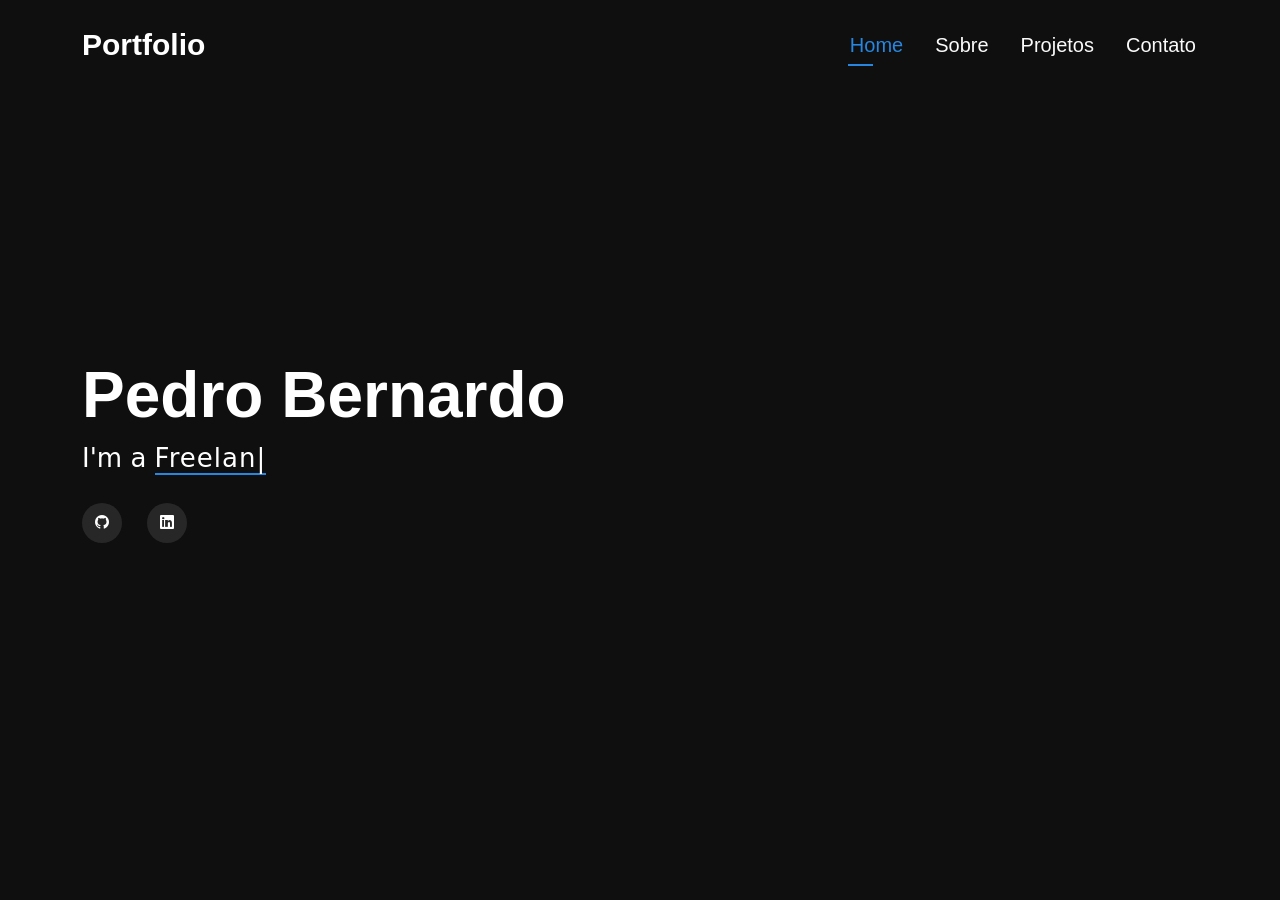
<file: index.html>
<!DOCTYPE html>
<html lang="en">

<head>
  <meta charset="utf-8">
  <meta content="width=device-width, initial-scale=1.0" name="viewport">
  <title>Index - Personal Bootstrap Template</title>
  <meta name="description" content="">
  <meta name="keywords" content="">

  <!-- Favicons -->
  <link href="assets/img/favicon.png" rel="icon">
  <link href="assets/img/apple-touch-icon.png" rel="apple-touch-icon">

  <!-- Fonts -->
  <link href="https://fonts.googleapis.com" rel="preconnect">
  <link href="https://fonts.gstatic.com" rel="preconnect" crossorigin>
  <link href="https://fonts.googleapis.com/css2?family=Roboto:ital,wght@0,100;0,300;0,400;0,500;0,700;0,900;1,100;1,300;1,400;1,500;1,700;1,900&family=Poppins:ital,wght@0,100;0,200;0,300;0,400;0,500;0,600;0,700;0,800;0,900;1,100;1,200;1,300;1,400;1,500;1,600;1,700;1,800;1,900&family=Raleway:ital,wght@0,100;0,200;0,300;0,400;0,500;0,600;0,700;0,800;0,900;1,100;1,200;1,300;1,400;1,500;1,600;1,700;1,800;1,900&display=swap" rel="stylesheet">

  <!-- Vendor CSS Files -->
  <link href="assets/vendor/bootstrap/css/bootstrap.min.css" rel="stylesheet">
  <link href="assets/vendor/bootstrap-icons/bootstrap-icons.css" rel="stylesheet">
  <link href="assets/vendor/aos/aos.css" rel="stylesheet">
  <link href="assets/vendor/swiper/swiper-bundle.min.css" rel="stylesheet">
  <link href="assets/vendor/glightbox/css/glightbox.min.css" rel="stylesheet">

  <!-- Main CSS File -->
  <link href="assets/css/main.css" rel="stylesheet">

  <!-- =======================================================
  * Template Name: Personal
  * Template URL: https://bootstrapmade.com/personal-free-resume-bootstrap-template/
  * Updated: Mar 05 2025 with Bootstrap v5.3.3
  * Author: BootstrapMade.com
  * License: https://bootstrapmade.com/license/
  ======================================================== -->
</head>

<body class="index-page">

  <header id="header" class="header d-flex align-items-center fixed-top">
    <div class="container-fluid container-xl position-relative d-flex align-items-center justify-content-between">

      <a href="index.html" class="logo d-flex align-items-center">
        <!-- Uncomment the line below if you also wish to use an image logo -->
        <!-- <img src="assets/img/logo.webp" alt=""> -->
        <h1 class="sitename">Portfolio</h1>
      </a>

      <nav id="navmenu" class="navmenu">
        <ul>
          <li><a href="index.html" class="active">Home</a></li>
          <li><a href="about.html">Sobre</a></li>
          <li><a href="services.html">Projetos</a></li>
          <li><a href="contact.html">Contato</a></li>
        </ul>
        <i class="mobile-nav-toggle d-xl-none bi bi-list"></i>
      </nav>

    </div>
  </header>

  <main class="main">

    <!-- Hero Section -->
    <section id="hero" class="hero section dark-background">


      <div class="container" data-aos="zoom-out" data-aos-delay="100">
        <h2>Pedro Bernardo</h2>
        <p>I'm a <span class="typed" data-typed-items="Freelancer, Developer"></span><span class="typed-cursor typed-cursor--blink"></span></p>
        <div class="social-links">
          <a href="https://github.com/pedrob21"><i class="bi bi-github"></i></a>
          <a href="https://www.linkedin.com/in/pedro-bernardo21/"><i class="bi bi-linkedin"></i></a>
        </div>
      </div>

    </section><!-- /Hero Section -->

  </main>

  

  <!-- Scroll Top -->
  <a href="#" id="scroll-top" class="scroll-top d-flex align-items-center justify-content-center"><i class="bi bi-arrow-up-short"></i></a>

  <!-- Preloader -->
  <div id="preloader"></div>

  <!-- Vendor JS Files -->
  <script src="assets/vendor/bootstrap/js/bootstrap.bundle.min.js"></script>
  <script src="assets/vendor/php-email-form/validate.js"></script>
  <script src="assets/vendor/aos/aos.js"></script>
  <script src="assets/vendor/typed.js/typed.umd.js"></script>
  <script src="assets/vendor/purecounter/purecounter_vanilla.js"></script>
  <script src="assets/vendor/waypoints/noframework.waypoints.js"></script>
  <script src="assets/vendor/swiper/swiper-bundle.min.js"></script>
  <script src="assets/vendor/glightbox/js/glightbox.min.js"></script>
  <script src="assets/vendor/imagesloaded/imagesloaded.pkgd.min.js"></script>
  <script src="assets/vendor/isotope-layout/isotope.pkgd.min.js"></script>

  <!-- Main JS File -->
  <script src="assets/js/main.js"></script>

</body>

</html>
</file>
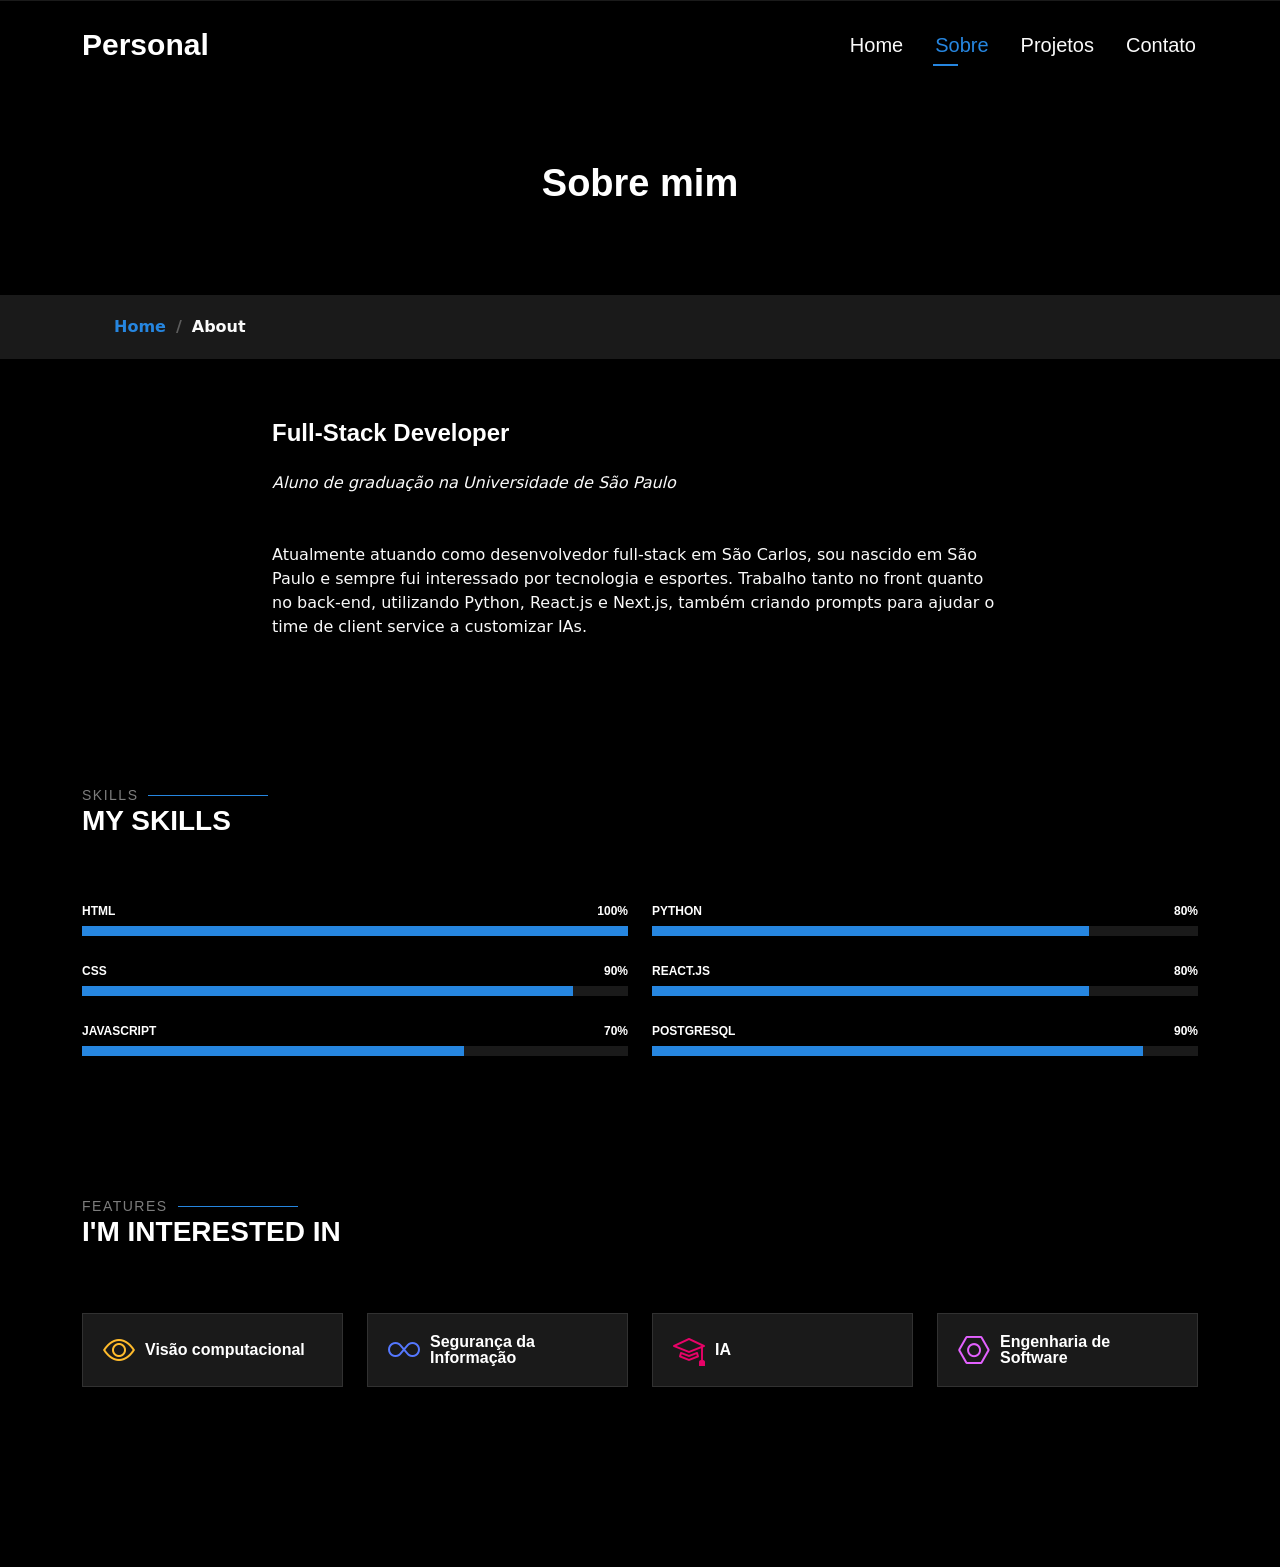
<file: about.html>
<!DOCTYPE html>
<html lang="en">

<head>
  <meta charset="utf-8">
  <meta content="width=device-width, initial-scale=1.0" name="viewport">
  <title>About - Personal Bootstrap Template</title>
  <meta name="description" content="">
  <meta name="keywords" content="">

  <!-- Favicons -->
  <link href="assets/img/favicon.png" rel="icon">
  <link href="assets/img/apple-touch-icon.png" rel="apple-touch-icon">

  <!-- Fonts -->
  <link href="https://fonts.googleapis.com" rel="preconnect">
  <link href="https://fonts.gstatic.com" rel="preconnect" crossorigin>
  <link href="https://fonts.googleapis.com/css2?family=Roboto:ital,wght@0,100;0,300;0,400;0,500;0,700;0,900;1,100;1,300;1,400;1,500;1,700;1,900&family=Poppins:ital,wght@0,100;0,200;0,300;0,400;0,500;0,600;0,700;0,800;0,900;1,100;1,200;1,300;1,400;1,500;1,600;1,700;1,800;1,900&family=Raleway:ital,wght@0,100;0,200;0,300;0,400;0,500;0,600;0,700;0,800;0,900;1,100;1,200;1,300;1,400;1,500;1,600;1,700;1,800;1,900&display=swap" rel="stylesheet">

  <!-- Vendor CSS Files -->
  <link href="assets/vendor/bootstrap/css/bootstrap.min.css" rel="stylesheet">
  <link href="assets/vendor/bootstrap-icons/bootstrap-icons.css" rel="stylesheet">
  <link href="assets/vendor/aos/aos.css" rel="stylesheet">
  <link href="assets/vendor/swiper/swiper-bundle.min.css" rel="stylesheet">
  <link href="assets/vendor/glightbox/css/glightbox.min.css" rel="stylesheet">

  <!-- Main CSS File -->
  <link href="assets/css/main.css" rel="stylesheet">

  <!-- =======================================================
  * Template Name: Personal
  * Template URL: https://bootstrapmade.com/personal-free-resume-bootstrap-template/
  * Updated: Mar 05 2025 with Bootstrap v5.3.3
  * Author: BootstrapMade.com
  * License: https://bootstrapmade.com/license/
  ======================================================== -->
</head>

<body class="about-page">

  <header id="header" class="header d-flex align-items-center fixed-top">
    <div class="container-fluid container-xl position-relative d-flex align-items-center justify-content-between">

      <a href="index.html" class="logo d-flex align-items-center">
        <!-- Uncomment the line below if you also wish to use an image logo -->
        <!-- <img src="assets/img/logo.webp" alt=""> -->
        <h1 class="sitename">Personal</h1>
      </a>

      <nav id="navmenu" class="navmenu">
        <ul>
          <li><a href="index.html">Home</a></li>
          <li><a href="about.html" class="active">Sobre</a></li>
          <li><a href="services.html">Projetos</a></li>
          <li><a href="contact.html">Contato</a></li>
        </ul>
        <i class="mobile-nav-toggle d-xl-none bi bi-list"></i>
      </nav>

    </div>
  </header>

  <main class="main">

    <!-- Page Title -->
    <div class="page-title" data-aos="fade">
      <div class="heading">
        <div class="container">
          <div class="row d-flex justify-content-center text-center">
            <div class="col-lg-8">
              <h1>Sobre mim</h1>
            </div>
          </div>
        </div>
      </div>
      <nav class="breadcrumbs">
        <div class="container">
          <ol>
            <li><a href="index.html">Home</a></li>
            <li class="current">About</li>
          </ol>
        </div>
      </nav>
    </div><!-- End Page Title -->

    <!-- About Section -->
    <section id="about" class="about section">

      <div class="container" data-aos="fade-up" data-aos-delay="100">

        <div class="row gy-4 justify-content-center">
          <div class="col-lg-8 content">
            <h2>Full-Stack Developer</h2>
            <p class="fst-italic py-3">
              Aluno de graduação na Universidade de São Paulo
            </p>
            <div class="row">
            <p class="py-3">
              Atualmente atuando como desenvolvedor full-stack em São Carlos, sou nascido em São Paulo e sempre fui interessado por tecnologia e esportes. 
              Trabalho tanto no front quanto no back-end, utilizando Python, React.js e Next.js, também criando prompts para ajudar o time de client service a customizar IAs.
            </p>
          </div>
        </div>

      </div>

    </section><!-- /About Section -->

    <!-- Skills Section -->
    <section id="skills" class="skills section">

      <!-- Section Title -->
      <div class="container section-title" data-aos="fade-up">
        <h2>Skills</h2>
        <div><span>My</span> <span class="description-title">Skills</span></div>
      </div><!-- End Section Title -->

      <div class="container" data-aos="fade-up" data-aos-delay="100">

        <div class="row skills-content skills-animation">

          <div class="col-lg-6">

            <div class="progress">
              <span class="skill"><span>HTML</span> <i class="val">100%</i></span>
              <div class="progress-bar-wrap">
                <div class="progress-bar" role="progressbar" aria-valuenow="100" aria-valuemin="0" aria-valuemax="100"></div>
              </div>
            </div><!-- End Skills Item -->

            <div class="progress">
              <span class="skill"><span>CSS</span> <i class="val">90%</i></span>
              <div class="progress-bar-wrap">
                <div class="progress-bar" role="progressbar" aria-valuenow="90" aria-valuemin="0" aria-valuemax="100"></div>
              </div>
            </div><!-- End Skills Item -->

            <div class="progress">
              <span class="skill"><span>JavaScript</span> <i class="val">70%</i></span>
              <div class="progress-bar-wrap">
                <div class="progress-bar" role="progressbar" aria-valuenow="70" aria-valuemin="0" aria-valuemax="100"></div>
              </div>
            </div><!-- End Skills Item -->

          </div>

          <div class="col-lg-6">

            <div class="progress">
              <span class="skill"><span>Python</span> <i class="val">80%</i></span>
              <div class="progress-bar-wrap">
                <div class="progress-bar" role="progressbar" aria-valuenow="80" aria-valuemin="0" aria-valuemax="100"></div>
              </div>
            </div><!-- End Skills Item -->

            <div class="progress">
              <span class="skill"><span>React.JS</span> <i class="val">80%</i></span>
              <div class="progress-bar-wrap">
                <div class="progress-bar" role="progressbar" aria-valuenow="80" aria-valuemin="0" aria-valuemax="100"></div>
              </div>
            </div><!-- End Skills Item -->

            <div class="progress">
              <span class="skill"><span>PostgreSQL</span> <i class="val">90%</i></span>
              <div class="progress-bar-wrap">
                <div class="progress-bar" role="progressbar" aria-valuenow="90" aria-valuemin="0" aria-valuemax="100"></div>
              </div>
            </div><!-- End Skills Item -->

          </div>

        </div>

      </div>

    </section><!-- /Skills Section -->

    <!-- Interests Section -->
    <section id="interests" class="interests section">

      <!-- Section Title -->
      <div class="container section-title" data-aos="fade-up">
        <h2>Features</h2>
        <div><span>I'm</span> <span class="description-title">interested in</span></div>
      </div><!-- End Section Title -->

      <div class="container">

        <div class="row gy-4">

          <div class="col-lg-3 col-md-4" data-aos="fade-up" data-aos-delay="100">
            <div class="features-item">
              <i class="bi bi-eye" style="color: #ffbb2c;"></i>
              <h3><a href="" class="stretched-link">Visão computacional</a></h3>
            </div>
          </div><!-- End Feature Item -->

          <div class="col-lg-3 col-md-4" data-aos="fade-up" data-aos-delay="200">
            <div class="features-item">
              <i class="bi bi-infinity" style="color: #5578ff;"></i>
              <h3><a href="" class="stretched-link">Segurança da Informação</a></h3>
            </div>
          </div><!-- End Feature Item -->

          <div class="col-lg-3 col-md-4" data-aos="fade-up" data-aos-delay="300">
            <div class="features-item">
              <i class="bi bi-mortarboard" style="color: #e80368;"></i>
              <h3><a href="" class="stretched-link">IA</a></h3>
            </div>
          </div><!-- End Feature Item -->

          <div class="col-lg-3 col-md-4" data-aos="fade-up" data-aos-delay="400">
            <div class="features-item">
              <i class="bi bi-nut" style="color: #e361ff;"></i>
              <h3><a href="" class="stretched-link">Engenharia de Software</a></h3>
            </div>
          </div><!-- End Feature Item -->

          

        </div>

      </div>

    </section><!-- /Interests Section -->

    <!-- Testimonials Section -->
    <section id="testimonials" class="testimonials section">

      

  </main>



  <!-- Scroll Top -->
  <a href="#" id="scroll-top" class="scroll-top d-flex align-items-center justify-content-center"><i class="bi bi-arrow-up-short"></i></a>

  <!-- Preloader -->
  <div id="preloader"></div>

  <!-- Vendor JS Files -->
  <script src="assets/vendor/bootstrap/js/bootstrap.bundle.min.js"></script>
  <script src="assets/vendor/php-email-form/validate.js"></script>
  <script src="assets/vendor/aos/aos.js"></script>
  <script src="assets/vendor/typed.js/typed.umd.js"></script>
  <script src="assets/vendor/purecounter/purecounter_vanilla.js"></script>
  <script src="assets/vendor/waypoints/noframework.waypoints.js"></script>
  <script src="assets/vendor/swiper/swiper-bundle.min.js"></script>
  <script src="assets/vendor/glightbox/js/glightbox.min.js"></script>
  <script src="assets/vendor/imagesloaded/imagesloaded.pkgd.min.js"></script>
  <script src="assets/vendor/isotope-layout/isotope.pkgd.min.js"></script>

  <!-- Main JS File -->
  <script src="assets/js/main.js"></script>

</body>

</html>
</file>
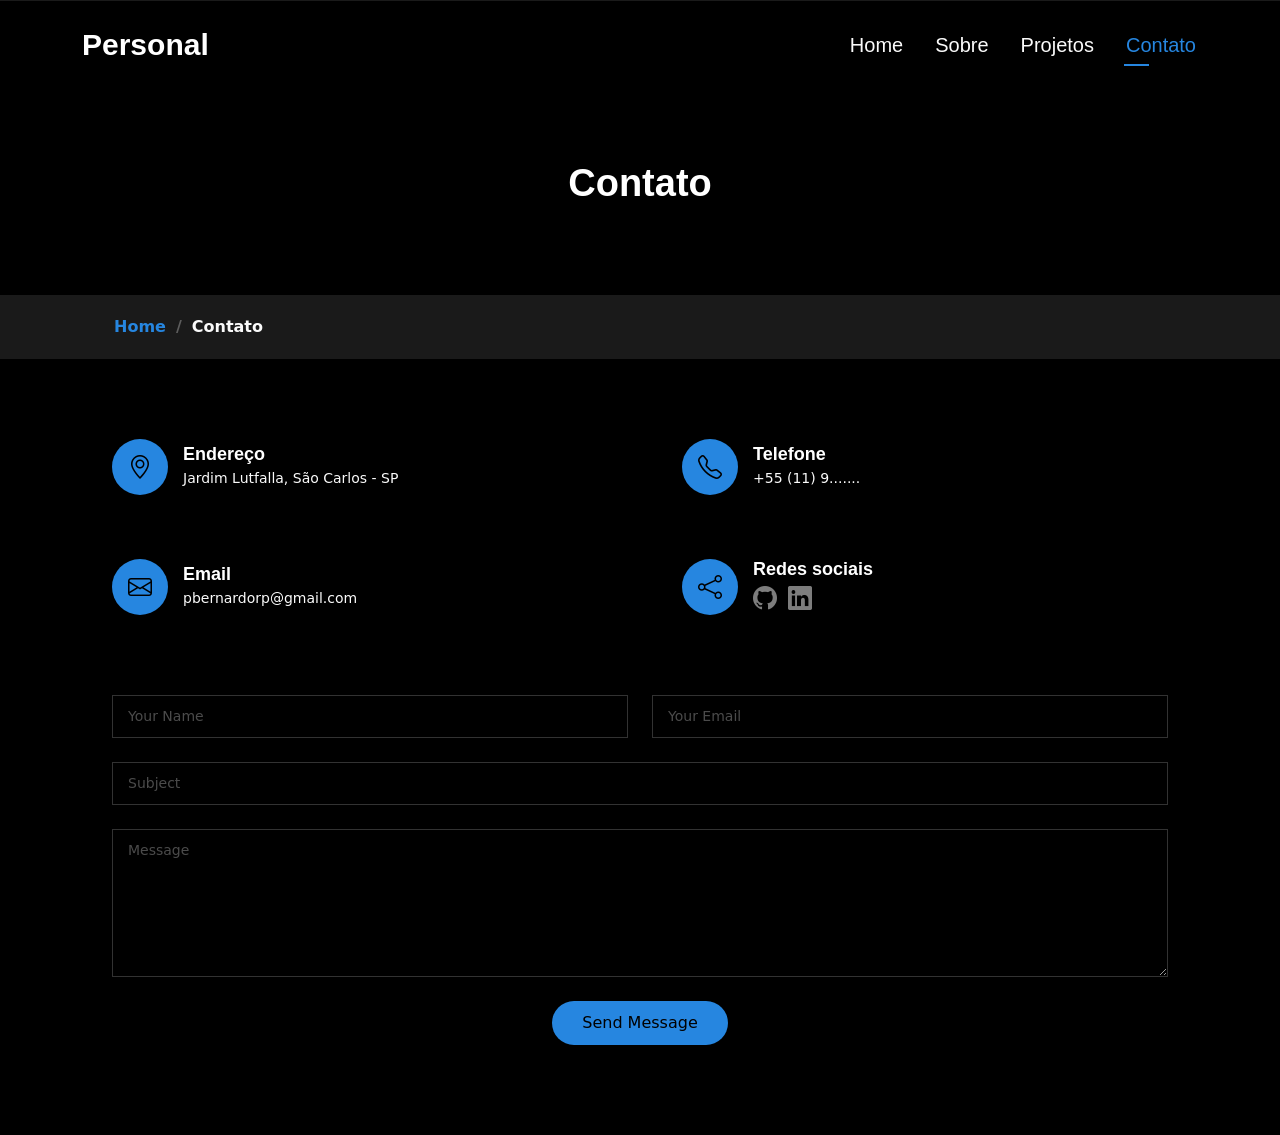
<file: contact.html>
<!DOCTYPE html>
<html lang="en">

<head>
  <meta charset="utf-8">
  <meta content="width=device-width, initial-scale=1.0" name="viewport">
  <title>Contact - Personal Bootstrap Template</title>
  <meta name="description" content="">
  <meta name="keywords" content="">

  <!-- Favicons -->
  <link href="assets/img/favicon.png" rel="icon">
  <link href="assets/img/apple-touch-icon.png" rel="apple-touch-icon">

  <!-- Fonts -->
  <link href="https://fonts.googleapis.com" rel="preconnect">
  <link href="https://fonts.gstatic.com" rel="preconnect" crossorigin>
  <link href="https://fonts.googleapis.com/css2?family=Roboto:ital,wght@0,100;0,300;0,400;0,500;0,700;0,900;1,100;1,300;1,400;1,500;1,700;1,900&family=Poppins:ital,wght@0,100;0,200;0,300;0,400;0,500;0,600;0,700;0,800;0,900;1,100;1,200;1,300;1,400;1,500;1,600;1,700;1,800;1,900&family=Raleway:ital,wght@0,100;0,200;0,300;0,400;0,500;0,600;0,700;0,800;0,900;1,100;1,200;1,300;1,400;1,500;1,600;1,700;1,800;1,900&display=swap" rel="stylesheet">

  <!-- Vendor CSS Files -->
  <link href="assets/vendor/bootstrap/css/bootstrap.min.css" rel="stylesheet">
  <link href="assets/vendor/bootstrap-icons/bootstrap-icons.css" rel="stylesheet">
  <link href="assets/vendor/aos/aos.css" rel="stylesheet">
  <link href="assets/vendor/swiper/swiper-bundle.min.css" rel="stylesheet">
  <link href="assets/vendor/glightbox/css/glightbox.min.css" rel="stylesheet">

  <!-- Main CSS File -->
  <link href="assets/css/main.css" rel="stylesheet">

  <!-- =======================================================
  * Template Name: Personal
  * Template URL: https://bootstrapmade.com/personal-free-resume-bootstrap-template/
  * Updated: Mar 05 2025 with Bootstrap v5.3.3
  * Author: BootstrapMade.com
  * License: https://bootstrapmade.com/license/
  ======================================================== -->
</head>

<body class="contact-page">

  <header id="header" class="header d-flex align-items-center fixed-top">
    <div class="container-fluid container-xl position-relative d-flex align-items-center justify-content-between">

      <a href="index.html" class="logo d-flex align-items-center">
        <!-- Uncomment the line below if you also wish to use an image logo -->
        <!-- <img src="assets/img/logo.webp" alt=""> -->
        <h1 class="sitename">Personal</h1>
      </a>

      <nav id="navmenu" class="navmenu">
        <ul>
          <li><a href="index.html">Home</a></li>
          <li><a href="about.html">Sobre</a></li>
          <li><a href="services.html">Projetos</a></li>
          </li>
          <li><a href="contact.html" class="active">Contato</a></li>
        </ul>
        <i class="mobile-nav-toggle d-xl-none bi bi-list"></i>
      </nav>

    </div>
  </header>

  <main class="main">

    <!-- Page Title -->
    <div class="page-title" data-aos="fade">
      <div class="heading">
        <div class="container">
          <div class="row d-flex justify-content-center text-center">
            <div class="col-lg-8">
              <h1>Contato</h1>
            </div>
          </div>
        </div>
      </div>
      <nav class="breadcrumbs">
        <div class="container">
          <ol>
            <li><a href="index.html">Home</a></li>
            <li class="current">Contato</li>
          </ol>
        </div>
      </nav>
    </div><!-- End Page Title -->

    <!-- Contact Section -->
    <section id="contact" class="contact section">

      <div class="container" data-aos="fade-up" data-aos-delay="100">

        <div class="row gy-4">

          <div class="col-md-6">
            <div class="info-item d-flex align-items-center" data-aos="fade-up" data-aos-delay="200">
              <i class="icon bi bi-geo-alt flex-shrink-0"></i>
              <div>
                <h3>Endereço</h3>
                <p>Jardim Lutfalla, São Carlos - SP</p>
              </div>
            </div>
          </div><!-- End Info Item -->

          <div class="col-md-6">
            <div class="info-item d-flex align-items-center" data-aos="fade-up" data-aos-delay="300">
              <i class="icon bi bi-telephone flex-shrink-0"></i>
              <div>
                <h3>Telefone</h3>
                <p>+55 (11) 9.......</p>
              </div>
            </div>
          </div><!-- End Info Item -->

          <div class="col-md-6">
            <div class="info-item d-flex align-items-center" data-aos="fade-up" data-aos-delay="400">
              <i class="icon bi bi-envelope flex-shrink-0"></i>
              <div>
                <h3>Email</h3>
                <p>pbernardorp@gmail.com</p>
              </div>
            </div>
          </div><!-- End Info Item -->

          <div class="col-md-6">
            <div class="info-item d-flex align-items-center" data-aos="fade-up" data-aos-delay="500">
              <i class="icon bi bi-share flex-shrink-0"></i>
              <div>
                <h3>Redes sociais</h3>
                <div class="social-links">
                  <a href="https://github.com/pedrob21"><i class="bi bi-github"></i></a>
                  <a href="https://www.linkedin.com/in/pedro-bernardo21/"><i class="bi bi-linkedin"></i></a>
                </div>
              </div>
            </div>
          </div><!-- End Info Item -->

        </div>

        <form action="forms/contact.php" method="post" class="php-email-form" data-aos="fade-up" data-aos-delay="600">
          <div class="row gy-4">

            <div class="col-md-6">
              <input type="text" name="name" class="form-control" placeholder="Your Name" required="">
            </div>

            <div class="col-md-6 ">
              <input type="email" class="form-control" name="email" placeholder="Your Email" required="">
            </div>

            <div class="col-md-12">
              <input type="text" class="form-control" name="subject" placeholder="Subject" required="">
            </div>

            <div class="col-md-12">
              <textarea class="form-control" name="message" rows="6" placeholder="Message" required=""></textarea>
            </div>

            <div class="col-md-12 text-center">
              <div class="loading">Loading</div>
              <div class="error-message"></div>
              <div class="sent-message">Your message has been sent. Thank you!</div>

              <button type="submit">Send Message</button>
            </div>

          </div>
        </form><!-- End Contact Form -->

      </div>

    </section><!-- /Contact Section -->

  </main>

  

  <!-- Scroll Top -->
  <a href="#" id="scroll-top" class="scroll-top d-flex align-items-center justify-content-center"><i class="bi bi-arrow-up-short"></i></a>

  <!-- Preloader -->
  <div id="preloader"></div>

  <!-- Vendor JS Files -->
  <script src="assets/vendor/bootstrap/js/bootstrap.bundle.min.js"></script>
  <script src="assets/vendor/php-email-form/validate.js"></script>
  <script src="assets/vendor/aos/aos.js"></script>
  <script src="assets/vendor/typed.js/typed.umd.js"></script>
  <script src="assets/vendor/purecounter/purecounter_vanilla.js"></script>
  <script src="assets/vendor/waypoints/noframework.waypoints.js"></script>
  <script src="assets/vendor/swiper/swiper-bundle.min.js"></script>
  <script src="assets/vendor/glightbox/js/glightbox.min.js"></script>
  <script src="assets/vendor/imagesloaded/imagesloaded.pkgd.min.js"></script>
  <script src="assets/vendor/isotope-layout/isotope.pkgd.min.js"></script>

  <!-- Main JS File -->
  <script src="assets/js/main.js"></script>

</body>

</html>
</file>
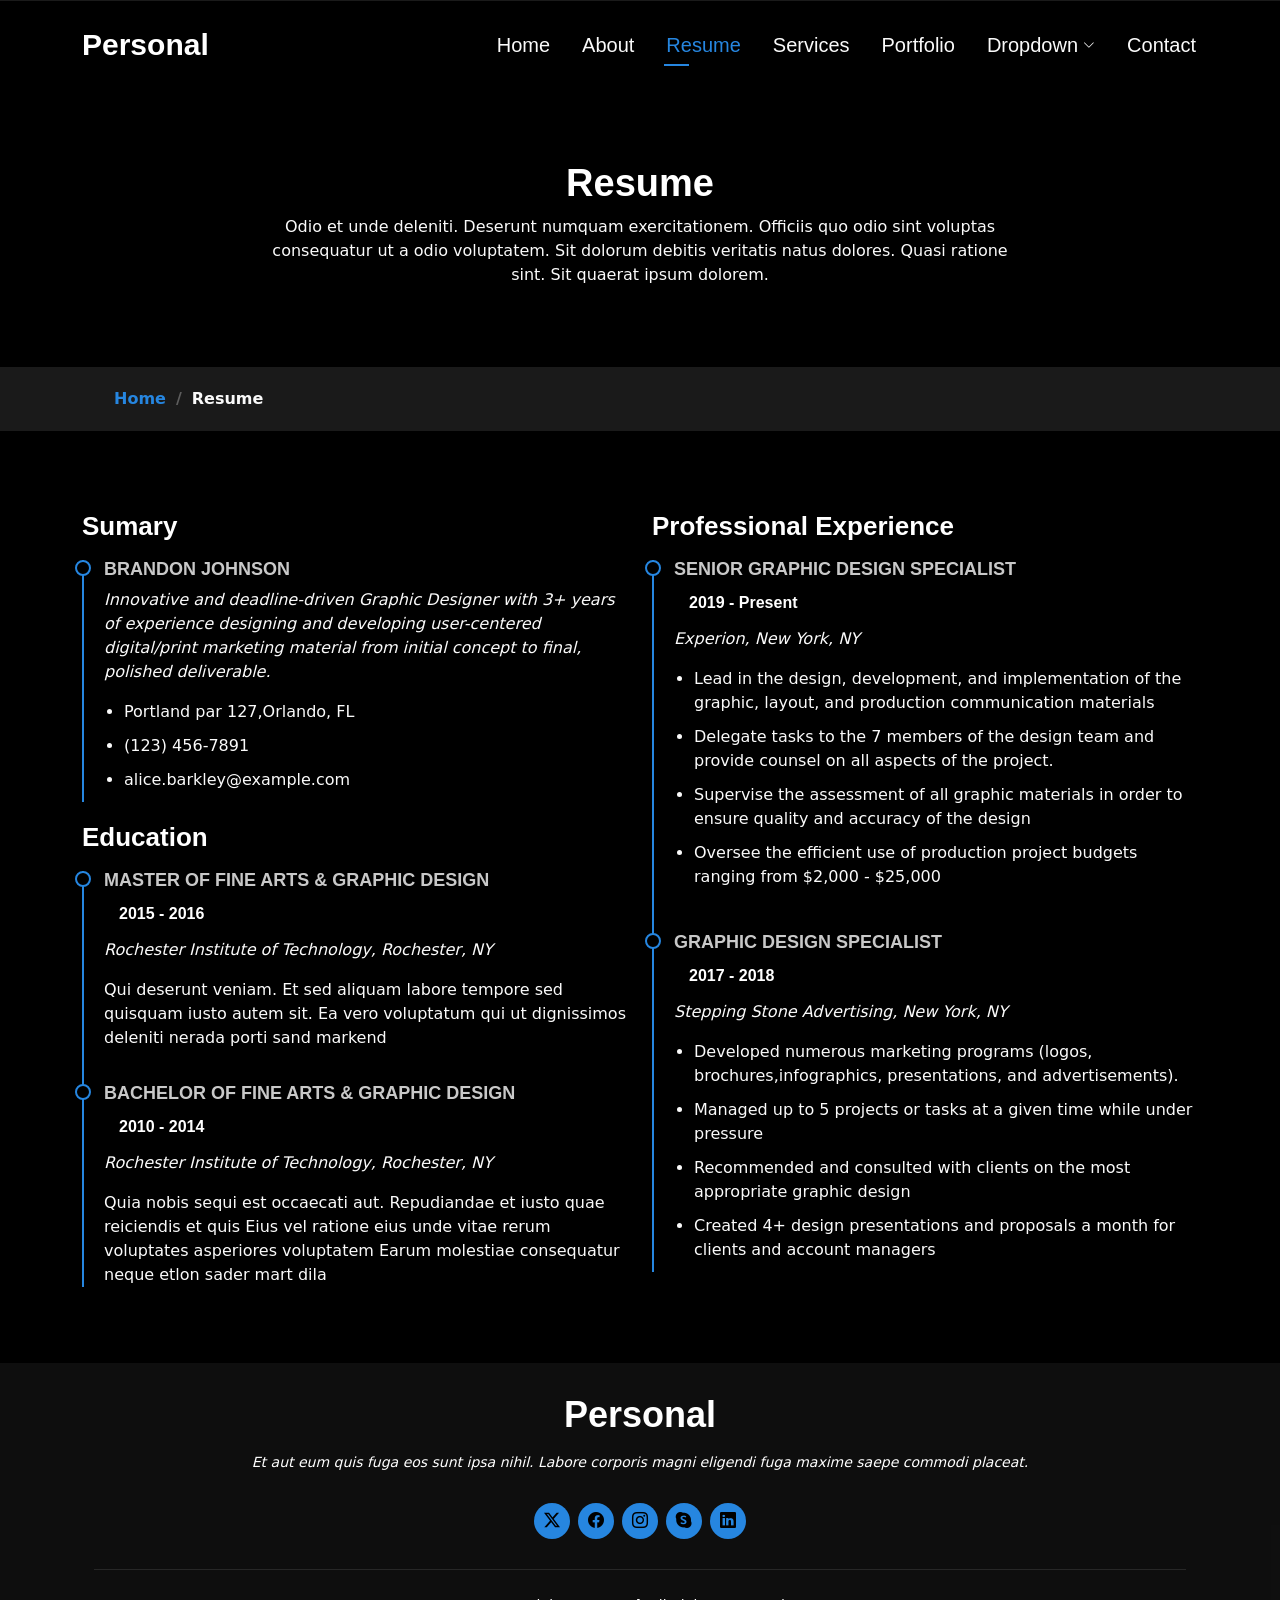
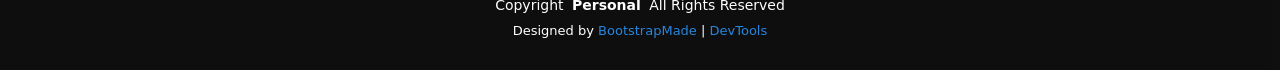
<file: resume.html>
<!DOCTYPE html>
<html lang="en">

<head>
  <meta charset="utf-8">
  <meta content="width=device-width, initial-scale=1.0" name="viewport">
  <title>Resume - Personal Bootstrap Template</title>
  <meta name="description" content="">
  <meta name="keywords" content="">

  <!-- Favicons -->
  <link href="assets/img/favicon.png" rel="icon">
  <link href="assets/img/apple-touch-icon.png" rel="apple-touch-icon">

  <!-- Fonts -->
  <link href="https://fonts.googleapis.com" rel="preconnect">
  <link href="https://fonts.gstatic.com" rel="preconnect" crossorigin>
  <link href="https://fonts.googleapis.com/css2?family=Roboto:ital,wght@0,100;0,300;0,400;0,500;0,700;0,900;1,100;1,300;1,400;1,500;1,700;1,900&family=Poppins:ital,wght@0,100;0,200;0,300;0,400;0,500;0,600;0,700;0,800;0,900;1,100;1,200;1,300;1,400;1,500;1,600;1,700;1,800;1,900&family=Raleway:ital,wght@0,100;0,200;0,300;0,400;0,500;0,600;0,700;0,800;0,900;1,100;1,200;1,300;1,400;1,500;1,600;1,700;1,800;1,900&display=swap" rel="stylesheet">

  <!-- Vendor CSS Files -->
  <link href="assets/vendor/bootstrap/css/bootstrap.min.css" rel="stylesheet">
  <link href="assets/vendor/bootstrap-icons/bootstrap-icons.css" rel="stylesheet">
  <link href="assets/vendor/aos/aos.css" rel="stylesheet">
  <link href="assets/vendor/swiper/swiper-bundle.min.css" rel="stylesheet">
  <link href="assets/vendor/glightbox/css/glightbox.min.css" rel="stylesheet">

  <!-- Main CSS File -->
  <link href="assets/css/main.css" rel="stylesheet">

  <!-- =======================================================
  * Template Name: Personal
  * Template URL: https://bootstrapmade.com/personal-free-resume-bootstrap-template/
  * Updated: Mar 05 2025 with Bootstrap v5.3.3
  * Author: BootstrapMade.com
  * License: https://bootstrapmade.com/license/
  ======================================================== -->
</head>

<body class="resume-page">

  <header id="header" class="header d-flex align-items-center fixed-top">
    <div class="container-fluid container-xl position-relative d-flex align-items-center justify-content-between">

      <a href="index.html" class="logo d-flex align-items-center">
        <!-- Uncomment the line below if you also wish to use an image logo -->
        <!-- <img src="assets/img/logo.webp" alt=""> -->
        <h1 class="sitename">Personal</h1>
      </a>

      <nav id="navmenu" class="navmenu">
        <ul>
          <li><a href="index.html">Home</a></li>
          <li><a href="about.html">About</a></li>
          <li><a href="resume.html" class="active">Resume</a></li>
          <li><a href="services.html">Services</a></li>
          <li><a href="portfolio.html">Portfolio</a></li>
          <li class="dropdown"><a href="#"><span>Dropdown</span> <i class="bi bi-chevron-down toggle-dropdown"></i></a>
            <ul>
              <li><a href="#">Dropdown 1</a></li>
              <li class="dropdown"><a href="#"><span>Deep Dropdown</span> <i class="bi bi-chevron-down toggle-dropdown"></i></a>
                <ul>
                  <li><a href="#">Deep Dropdown 1</a></li>
                  <li><a href="#">Deep Dropdown 2</a></li>
                  <li><a href="#">Deep Dropdown 3</a></li>
                  <li><a href="#">Deep Dropdown 4</a></li>
                  <li><a href="#">Deep Dropdown 5</a></li>
                </ul>
              </li>
              <li><a href="#">Dropdown 2</a></li>
              <li><a href="#">Dropdown 3</a></li>
              <li><a href="#">Dropdown 4</a></li>
            </ul>
          </li>
          <li><a href="contact.html">Contact</a></li>
        </ul>
        <i class="mobile-nav-toggle d-xl-none bi bi-list"></i>
      </nav>

    </div>
  </header>

  <main class="main">

    <!-- Page Title -->
    <div class="page-title" data-aos="fade">
      <div class="heading">
        <div class="container">
          <div class="row d-flex justify-content-center text-center">
            <div class="col-lg-8">
              <h1>Resume</h1>
              <p class="mb-0">Odio et unde deleniti. Deserunt numquam exercitationem. Officiis quo odio sint voluptas consequatur ut a odio voluptatem. Sit dolorum debitis veritatis natus dolores. Quasi ratione sint. Sit quaerat ipsum dolorem.</p>
            </div>
          </div>
        </div>
      </div>
      <nav class="breadcrumbs">
        <div class="container">
          <ol>
            <li><a href="index.html">Home</a></li>
            <li class="current">Resume</li>
          </ol>
        </div>
      </nav>
    </div><!-- End Page Title -->

    <!-- Resume Section -->
    <section id="resume" class="resume section">

      <div class="container">

        <div class="row">

          <div class="col-lg-6" data-aos="fade-up" data-aos-delay="100">
            <h3 class="resume-title">Sumary</h3>

            <div class="resume-item pb-0">
              <h4>Brandon Johnson</h4>
              <p><em>Innovative and deadline-driven Graphic Designer with 3+ years of experience designing and developing user-centered digital/print marketing material from initial concept to final, polished deliverable.</em></p>
              <ul>
                <li>Portland par 127,Orlando, FL</li>
                <li>(123) 456-7891</li>
                <li>alice.barkley@example.com</li>
              </ul>
            </div><!-- Edn Resume Item -->

            <h3 class="resume-title">Education</h3>
            <div class="resume-item">
              <h4>Master of Fine Arts &amp; Graphic Design</h4>
              <h5>2015 - 2016</h5>
              <p><em>Rochester Institute of Technology, Rochester, NY</em></p>
              <p>Qui deserunt veniam. Et sed aliquam labore tempore sed quisquam iusto autem sit. Ea vero voluptatum qui ut dignissimos deleniti nerada porti sand markend</p>
            </div><!-- Edn Resume Item -->

            <div class="resume-item">
              <h4>Bachelor of Fine Arts &amp; Graphic Design</h4>
              <h5>2010 - 2014</h5>
              <p><em>Rochester Institute of Technology, Rochester, NY</em></p>
              <p>Quia nobis sequi est occaecati aut. Repudiandae et iusto quae reiciendis et quis Eius vel ratione eius unde vitae rerum voluptates asperiores voluptatem Earum molestiae consequatur neque etlon sader mart dila</p>
            </div><!-- Edn Resume Item -->

          </div>

          <div class="col-lg-6" data-aos="fade-up" data-aos-delay="200">
            <h3 class="resume-title">Professional Experience</h3>
            <div class="resume-item">
              <h4>Senior graphic design specialist</h4>
              <h5>2019 - Present</h5>
              <p><em>Experion, New York, NY </em></p>
              <ul>
                <li>Lead in the design, development, and implementation of the graphic, layout, and production communication materials</li>
                <li>Delegate tasks to the 7 members of the design team and provide counsel on all aspects of the project. </li>
                <li>Supervise the assessment of all graphic materials in order to ensure quality and accuracy of the design</li>
                <li>Oversee the efficient use of production project budgets ranging from $2,000 - $25,000</li>
              </ul>
            </div><!-- Edn Resume Item -->

            <div class="resume-item">
              <h4>Graphic design specialist</h4>
              <h5>2017 - 2018</h5>
              <p><em>Stepping Stone Advertising, New York, NY</em></p>
              <ul>
                <li>Developed numerous marketing programs (logos, brochures,infographics, presentations, and advertisements).</li>
                <li>Managed up to 5 projects or tasks at a given time while under pressure</li>
                <li>Recommended and consulted with clients on the most appropriate graphic design</li>
                <li>Created 4+ design presentations and proposals a month for clients and account managers</li>
              </ul>
            </div><!-- Edn Resume Item -->

          </div>

        </div>

      </div>

    </section><!-- /Resume Section -->

  </main>

  <footer id="footer" class="footer dark-background">
    <div class="container">
      <h3 class="sitename">Personal</h3>
      <p>Et aut eum quis fuga eos sunt ipsa nihil. Labore corporis magni eligendi fuga maxime saepe commodi placeat.</p>
      <div class="social-links d-flex justify-content-center">
        <a href=""><i class="bi bi-twitter-x"></i></a>
        <a href=""><i class="bi bi-facebook"></i></a>
        <a href=""><i class="bi bi-instagram"></i></a>
        <a href=""><i class="bi bi-skype"></i></a>
        <a href=""><i class="bi bi-linkedin"></i></a>
      </div>
      <div class="container">
        <div class="copyright">
          <span>Copyright</span> <strong class="px-1 sitename">Personal</strong> <span>All Rights Reserved</span>
        </div>
        <div class="credits">
          <!-- All the links in the footer should remain intact. -->
          <!-- You can delete the links only if you've purchased the pro version. -->
          <!-- Licensing information: https://bootstrapmade.com/license/ -->
          <!-- Purchase the pro version with working PHP/AJAX contact form: [buy-url] -->
          Designed by <a href="https://bootstrapmade.com/">BootstrapMade</a> | <a href="https://bootstrapmade.com/tools/">DevTools</a>
        </div>
      </div>
    </div>
  </footer>

  <!-- Scroll Top -->
  <a href="#" id="scroll-top" class="scroll-top d-flex align-items-center justify-content-center"><i class="bi bi-arrow-up-short"></i></a>

  <!-- Preloader -->
  <div id="preloader"></div>

  <!-- Vendor JS Files -->
  <script src="assets/vendor/bootstrap/js/bootstrap.bundle.min.js"></script>
  <script src="assets/vendor/php-email-form/validate.js"></script>
  <script src="assets/vendor/aos/aos.js"></script>
  <script src="assets/vendor/typed.js/typed.umd.js"></script>
  <script src="assets/vendor/purecounter/purecounter_vanilla.js"></script>
  <script src="assets/vendor/waypoints/noframework.waypoints.js"></script>
  <script src="assets/vendor/swiper/swiper-bundle.min.js"></script>
  <script src="assets/vendor/glightbox/js/glightbox.min.js"></script>
  <script src="assets/vendor/imagesloaded/imagesloaded.pkgd.min.js"></script>
  <script src="assets/vendor/isotope-layout/isotope.pkgd.min.js"></script>

  <!-- Main JS File -->
  <script src="assets/js/main.js"></script>

</body>

</html>
</file>
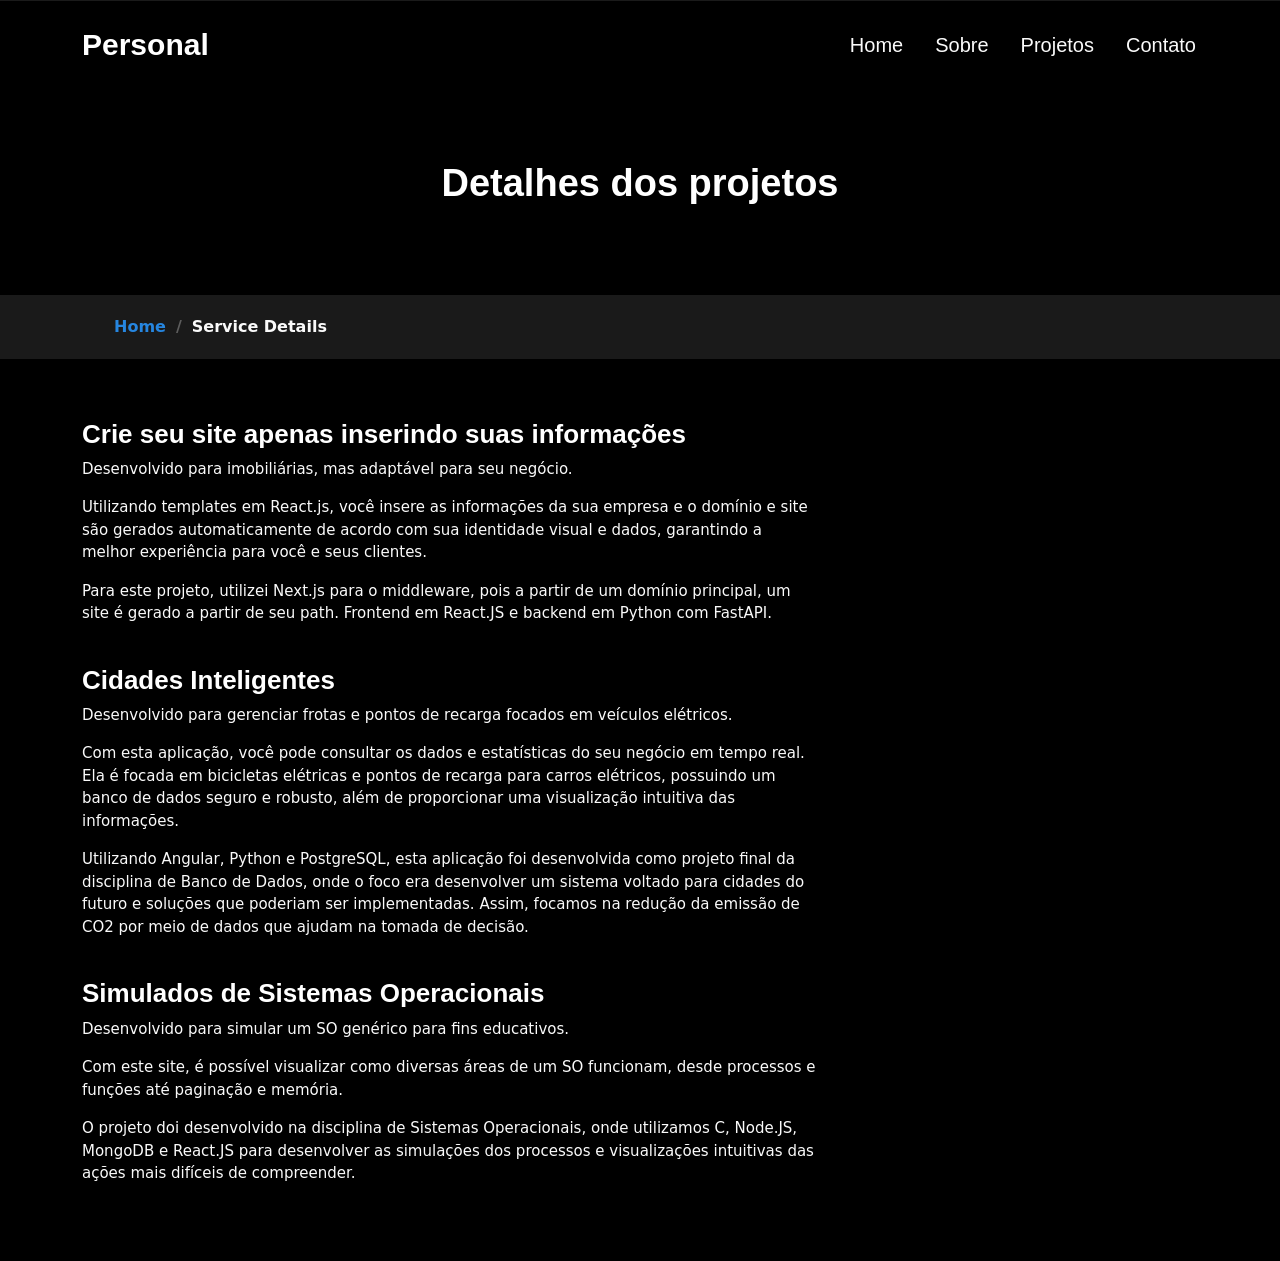
<file: service-details.html>
<!DOCTYPE html>
<html lang="en">

<head>
  <meta charset="utf-8">
  <meta content="width=device-width, initial-scale=1.0" name="viewport">
  <title>Service Details - Personal Bootstrap Template</title>
  <meta name="description" content="">
  <meta name="keywords" content="">

  <!-- Favicons -->
  <link href="assets/img/favicon.png" rel="icon">
  <link href="assets/img/apple-touch-icon.png" rel="apple-touch-icon">

  <!-- Fonts -->
  <link href="https://fonts.googleapis.com" rel="preconnect">
  <link href="https://fonts.gstatic.com" rel="preconnect" crossorigin>
  <link href="https://fonts.googleapis.com/css2?family=Roboto:ital,wght@0,100;0,300;0,400;0,500;0,700;0,900;1,100;1,300;1,400;1,500;1,700;1,900&family=Poppins:ital,wght@0,100;0,200;0,300;0,400;0,500;0,600;0,700;0,800;0,900;1,100;1,200;1,300;1,400;1,500;1,600;1,700;1,800;1,900&family=Raleway:ital,wght@0,100;0,200;0,300;0,400;0,500;0,600;0,700;0,800;0,900;1,100;1,200;1,300;1,400;1,500;1,600;1,700;1,800;1,900&display=swap" rel="stylesheet">

  <!-- Vendor CSS Files -->
  <link href="assets/vendor/bootstrap/css/bootstrap.min.css" rel="stylesheet">
  <link href="assets/vendor/bootstrap-icons/bootstrap-icons.css" rel="stylesheet">
  <link href="assets/vendor/aos/aos.css" rel="stylesheet">
  <link href="assets/vendor/swiper/swiper-bundle.min.css" rel="stylesheet">
  <link href="assets/vendor/glightbox/css/glightbox.min.css" rel="stylesheet">

  <!-- Main CSS File -->
  <link href="assets/css/main.css" rel="stylesheet">

  <!-- =======================================================
  * Template Name: Personal
  * Template URL: https://bootstrapmade.com/personal-free-resume-bootstrap-template/
  * Updated: Mar 05 2025 with Bootstrap v5.3.3
  * Author: BootstrapMade.com
  * License: https://bootstrapmade.com/license/
  ======================================================== -->
</head>

<body class="service-details-page">

  <header id="header" class="header d-flex align-items-center fixed-top">
    <div class="container-fluid container-xl position-relative d-flex align-items-center justify-content-between">

      <a href="index.html" class="logo d-flex align-items-center">
        <!-- Uncomment the line below if you also wish to use an image logo -->
        <!-- <img src="assets/img/logo.webp" alt=""> -->
        <h1 class="sitename">Personal</h1>
      </a>

      <nav id="navmenu" class="navmenu">
        <ul>
          <li><a href="index.html">Home</a></li>
          <li><a href="about.html">Sobre</a></li>
          <li><a href="services.html">Projetos</a></li>
          <li><a href="contact.html">Contato</a></li>
        </ul>
        <i class="mobile-nav-toggle d-xl-none bi bi-list"></i>
      </nav>

    </div>
  </header>

  <main class="main">

    <!-- Page Title -->
    <div class="page-title" data-aos="fade">
      <div class="heading">
        <div class="container">
          <div class="row d-flex justify-content-center text-center">
            <div class="col-lg-8">
              <h1>Detalhes dos projetos</h1>
            </div>
          </div>
        </div>
      </div>
      <nav class="breadcrumbs">
        <div class="container">
          <ol>
            <li><a href="index.html">Home</a></li>
            <li class="current">Service Details</li>
          </ol>
        </div>
      </nav>
    </div><!-- End Page Title -->

    <!-- Service Details Section -->
    <section id="service-details" class="service-details section">

      <div class="container">

        <div class="row gy-4">

          

          <div class="col-lg-8" data-aos="fade-up" data-aos-delay="200">
            <h3>Crie seu site apenas inserindo suas informações</h3>
            <p>
              Desenvolvido para imobiliárias, mas adaptável para seu negócio.
            </p>
            <p>
              Utilizando templates em React.js, você insere as informações da sua empresa e o domínio e site são gerados automaticamente de acordo com sua identidade visual e dados, garantindo a melhor experiência para você e seus clientes.
            </p>
            <p>
              Para este projeto, utilizei Next.js para o middleware, pois a partir de um domínio principal, um site é gerado a partir de seu path. Frontend em React.JS e backend em Python com FastAPI.
            </p>
          </div>
          <div class="col-lg-8" data-aos="fade-up" data-aos-delay="200">
            <h3>Cidades Inteligentes</h3>
            <p>
              Desenvolvido para gerenciar frotas e pontos de recarga focados em veículos elétricos.
            </p>
            <p>
              Com esta aplicação, você pode consultar os dados e estatísticas do seu negócio em tempo real. Ela é focada em bicicletas elétricas e pontos de recarga para carros elétricos, possuindo um banco de dados seguro e robusto, além de proporcionar uma visualização intuitiva das informações.
            </p>
            <p>
              Utilizando Angular, Python e PostgreSQL, esta aplicação foi desenvolvida como projeto final da disciplina de Banco de Dados, onde o foco era desenvolver um sistema voltado para cidades do futuro e soluções que poderiam ser implementadas. Assim, focamos na redução da emissão de CO2 por meio de dados que ajudam na tomada de decisão.
            </p>
          </div>
          <div class="col-lg-8" data-aos="fade-up" data-aos-delay="200">
            <h3>Simulados de Sistemas Operacionais</h3>
            <p>
              Desenvolvido para simular um SO genérico para fins educativos.
            </p>
            <p>
              Com este site, é possível visualizar como diversas áreas de um SO funcionam, desde processos e funções até paginação e memória.
            </p>
            <p>
              O projeto doi desenvolvido na disciplina de Sistemas Operacionais, onde utilizamos C, Node.JS, MongoDB e React.JS para desenvolver as simulações dos processos e visualizações intuitivas das ações mais difíceis de compreender.
            </p>
          </div>

        </div>

      </div>

    </section><!-- /Service Details Section -->

  </main>

  
  <!-- Scroll Top -->
  <a href="#" id="scroll-top" class="scroll-top d-flex align-items-center justify-content-center"><i class="bi bi-arrow-up-short"></i></a>

  <!-- Preloader -->
  <div id="preloader"></div>

  <!-- Vendor JS Files -->
  <script src="assets/vendor/bootstrap/js/bootstrap.bundle.min.js"></script>
  <script src="assets/vendor/php-email-form/validate.js"></script>
  <script src="assets/vendor/aos/aos.js"></script>
  <script src="assets/vendor/typed.js/typed.umd.js"></script>
  <script src="assets/vendor/purecounter/purecounter_vanilla.js"></script>
  <script src="assets/vendor/waypoints/noframework.waypoints.js"></script>
  <script src="assets/vendor/swiper/swiper-bundle.min.js"></script>
  <script src="assets/vendor/glightbox/js/glightbox.min.js"></script>
  <script src="assets/vendor/imagesloaded/imagesloaded.pkgd.min.js"></script>
  <script src="assets/vendor/isotope-layout/isotope.pkgd.min.js"></script>

  <!-- Main JS File -->
  <script src="assets/js/main.js"></script>

</body>

</html>
</file>
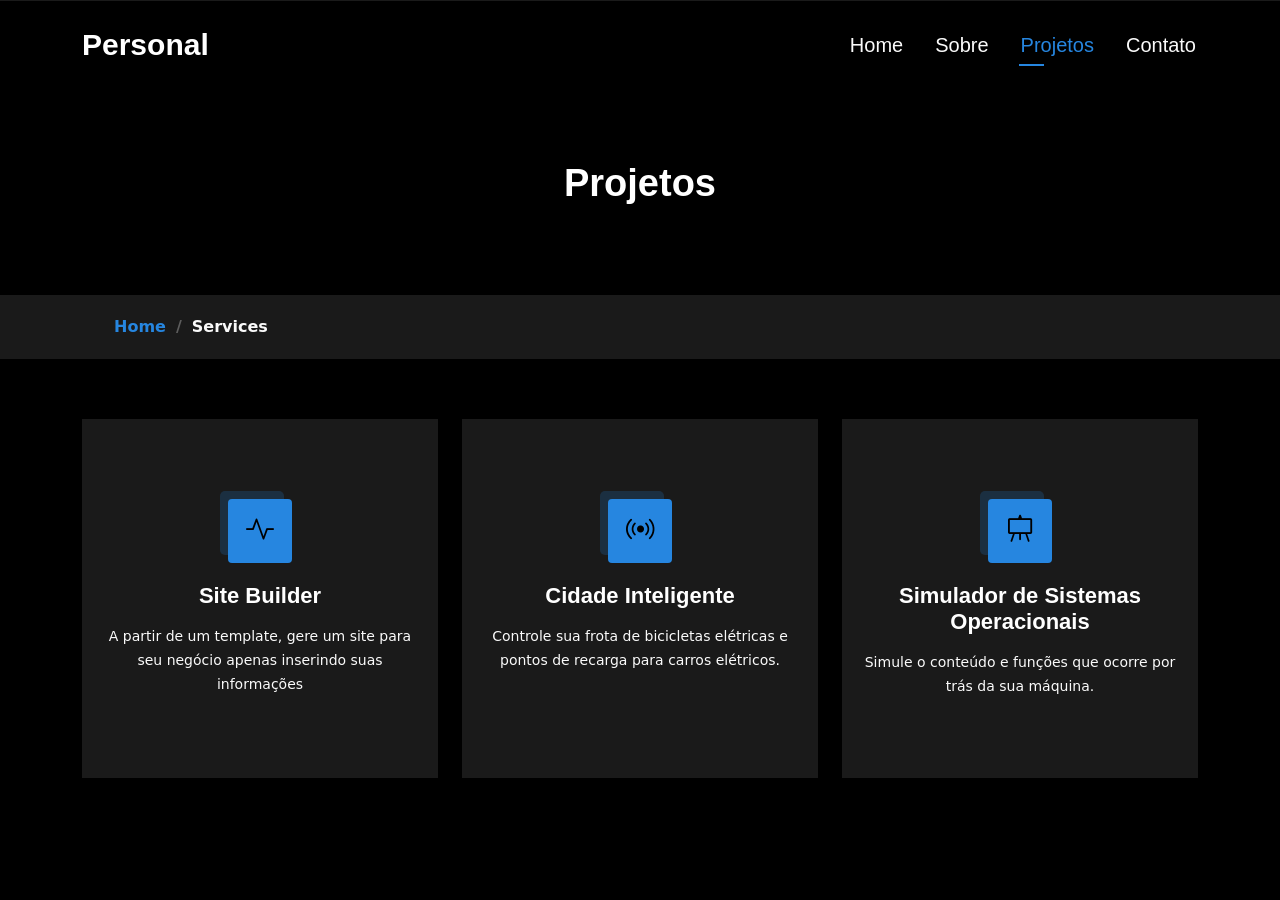
<file: services.html>
<!DOCTYPE html>
<html lang="en">

<head>
  <meta charset="utf-8">
  <meta content="width=device-width, initial-scale=1.0" name="viewport">
  <title>Services - Personal Bootstrap Template</title>
  <meta name="description" content="">
  <meta name="keywords" content="">

  <!-- Favicons -->
  <link href="assets/img/favicon.png" rel="icon">
  <link href="assets/img/apple-touch-icon.png" rel="apple-touch-icon">

  <!-- Fonts -->
  <link href="https://fonts.googleapis.com" rel="preconnect">
  <link href="https://fonts.gstatic.com" rel="preconnect" crossorigin>
  <link href="https://fonts.googleapis.com/css2?family=Roboto:ital,wght@0,100;0,300;0,400;0,500;0,700;0,900;1,100;1,300;1,400;1,500;1,700;1,900&family=Poppins:ital,wght@0,100;0,200;0,300;0,400;0,500;0,600;0,700;0,800;0,900;1,100;1,200;1,300;1,400;1,500;1,600;1,700;1,800;1,900&family=Raleway:ital,wght@0,100;0,200;0,300;0,400;0,500;0,600;0,700;0,800;0,900;1,100;1,200;1,300;1,400;1,500;1,600;1,700;1,800;1,900&display=swap" rel="stylesheet">

  <!-- Vendor CSS Files -->
  <link href="assets/vendor/bootstrap/css/bootstrap.min.css" rel="stylesheet">
  <link href="assets/vendor/bootstrap-icons/bootstrap-icons.css" rel="stylesheet">
  <link href="assets/vendor/aos/aos.css" rel="stylesheet">
  <link href="assets/vendor/swiper/swiper-bundle.min.css" rel="stylesheet">
  <link href="assets/vendor/glightbox/css/glightbox.min.css" rel="stylesheet">

  <!-- Main CSS File -->
  <link href="assets/css/main.css" rel="stylesheet">

  <!-- =======================================================
  * Template Name: Personal
  * Template URL: https://bootstrapmade.com/personal-free-resume-bootstrap-template/
  * Updated: Mar 05 2025 with Bootstrap v5.3.3
  * Author: BootstrapMade.com
  * License: https://bootstrapmade.com/license/
  ======================================================== -->
</head>

<body class="services-page">

  <header id="header" class="header d-flex align-items-center fixed-top">
    <div class="container-fluid container-xl position-relative d-flex align-items-center justify-content-between">

      <a href="index.html" class="logo d-flex align-items-center">
        <!-- Uncomment the line below if you also wish to use an image logo -->
        <!-- <img src="assets/img/logo.webp" alt=""> -->
        <h1 class="sitename">Personal</h1>
      </a>

      <nav id="navmenu" class="navmenu">
        <ul>
          <li><a href="index.html">Home</a></li>
          <li><a href="about.html">Sobre</a></li>
          <li><a href="services.html" class="active">Projetos</a></li>
          <li><a href="contact.html">Contato</a></li>
        </ul>
        <i class="mobile-nav-toggle d-xl-none bi bi-list"></i>
      </nav>

    </div>
  </header>

  <main class="main">

    <!-- Page Title -->
    <div class="page-title" data-aos="fade">
      <div class="heading">
        <div class="container">
          <div class="row d-flex justify-content-center text-center">
            <div class="col-lg-8">
              <h1>Projetos</h1>
            </div>
          </div>
        </div>
      </div>
      <nav class="breadcrumbs">
        <div class="container">
          <ol>
            <li><a href="index.html">Home</a></li>
            <li class="current">Services</li>
          </ol>
        </div>
      </nav>
    </div><!-- End Page Title -->

    <!-- Services Section -->
    <section id="services" class="services section">

      <div class="container">

        <div class="row gy-4">

          <div class="col-lg-4 col-md-6" data-aos="fade-up" data-aos-delay="100">
            <div class="service-item  position-relative">
              <div class="icon">
                <i class="bi bi-activity"></i>
              </div>
              <a href="service-details.html" class="stretched-link">
                <h3>Site Builder</h3>
              </a>
              <p>A partir de um template, gere um site para seu negócio apenas inserindo suas informações</p>
            </div>
          </div><!-- End Service Item -->

          <div class="col-lg-4 col-md-6" data-aos="fade-up" data-aos-delay="200">
            <div class="service-item position-relative">
              <div class="icon">
                <i class="bi bi-broadcast"></i>
              </div>
              <a href="service-details.html" class="stretched-link">
                <h3>Cidade Inteligente</h3>
              </a>
              <p>Controle sua frota de bicicletas elétricas e pontos de recarga para carros elétricos.</p>
            </div>
          </div><!-- End Service Item -->

          <div class="col-lg-4 col-md-6" data-aos="fade-up" data-aos-delay="300">
            <div class="service-item position-relative">
              <div class="icon">
                <i class="bi bi-easel"></i>
              </div>
              <a href="service-details.html" class="stretched-link">
                <h3>Simulador de Sistemas Operacionais</h3>
              </a>
              <p>Simule o conteúdo e funções que ocorre por trás da sua máquina.</p>
            </div>
          </div><!-- End Service Item -->

          

        </div>

      </div>

    </section><!-- /Services Section -->

  </main>

  

  <!-- Scroll Top -->
  <a href="#" id="scroll-top" class="scroll-top d-flex align-items-center justify-content-center"><i class="bi bi-arrow-up-short"></i></a>

  <!-- Preloader -->
  <div id="preloader"></div>

  <!-- Vendor JS Files -->
  <script src="assets/vendor/bootstrap/js/bootstrap.bundle.min.js"></script>
  <script src="assets/vendor/php-email-form/validate.js"></script>
  <script src="assets/vendor/aos/aos.js"></script>
  <script src="assets/vendor/typed.js/typed.umd.js"></script>
  <script src="assets/vendor/purecounter/purecounter_vanilla.js"></script>
  <script src="assets/vendor/waypoints/noframework.waypoints.js"></script>
  <script src="assets/vendor/swiper/swiper-bundle.min.js"></script>
  <script src="assets/vendor/glightbox/js/glightbox.min.js"></script>
  <script src="assets/vendor/imagesloaded/imagesloaded.pkgd.min.js"></script>
  <script src="assets/vendor/isotope-layout/isotope.pkgd.min.js"></script>

  <!-- Main JS File -->
  <script src="assets/js/main.js"></script>

</body>

</html>
</file>
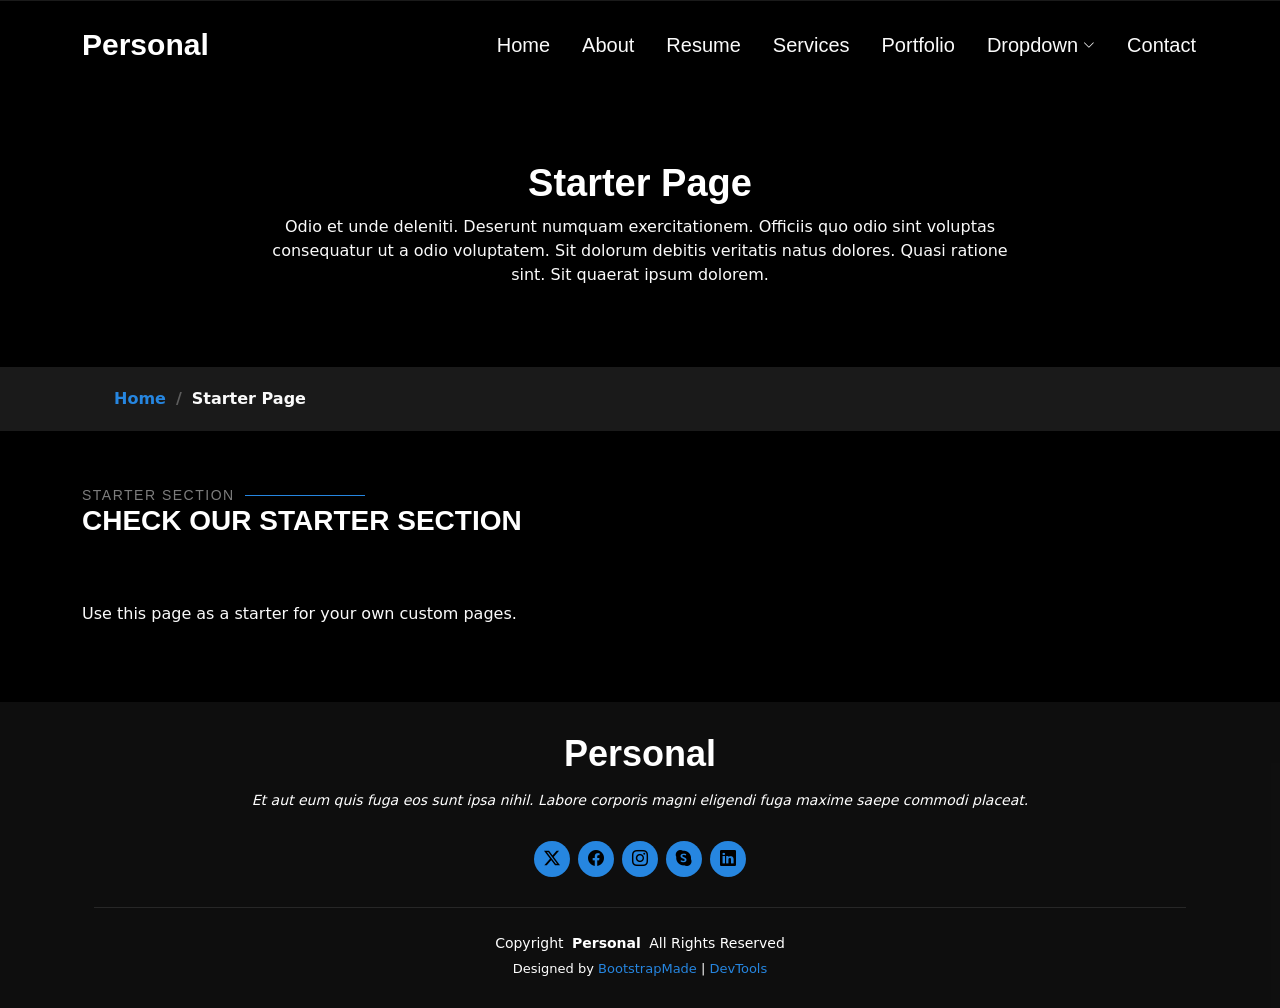
<file: starter-page.html>
<!DOCTYPE html>
<html lang="en">

<head>
  <meta charset="utf-8">
  <meta content="width=device-width, initial-scale=1.0" name="viewport">
  <title>Starter Page - Personal Bootstrap Template</title>
  <meta name="description" content="">
  <meta name="keywords" content="">

  <!-- Favicons -->
  <link href="assets/img/favicon.png" rel="icon">
  <link href="assets/img/apple-touch-icon.png" rel="apple-touch-icon">

  <!-- Fonts -->
  <link href="https://fonts.googleapis.com" rel="preconnect">
  <link href="https://fonts.gstatic.com" rel="preconnect" crossorigin>
  <link href="https://fonts.googleapis.com/css2?family=Roboto:ital,wght@0,100;0,300;0,400;0,500;0,700;0,900;1,100;1,300;1,400;1,500;1,700;1,900&family=Poppins:ital,wght@0,100;0,200;0,300;0,400;0,500;0,600;0,700;0,800;0,900;1,100;1,200;1,300;1,400;1,500;1,600;1,700;1,800;1,900&family=Raleway:ital,wght@0,100;0,200;0,300;0,400;0,500;0,600;0,700;0,800;0,900;1,100;1,200;1,300;1,400;1,500;1,600;1,700;1,800;1,900&display=swap" rel="stylesheet">

  <!-- Vendor CSS Files -->
  <link href="assets/vendor/bootstrap/css/bootstrap.min.css" rel="stylesheet">
  <link href="assets/vendor/bootstrap-icons/bootstrap-icons.css" rel="stylesheet">
  <link href="assets/vendor/aos/aos.css" rel="stylesheet">
  <link href="assets/vendor/swiper/swiper-bundle.min.css" rel="stylesheet">
  <link href="assets/vendor/glightbox/css/glightbox.min.css" rel="stylesheet">

  <!-- Main CSS File -->
  <link href="assets/css/main.css" rel="stylesheet">

  <!-- =======================================================
  * Template Name: Personal
  * Template URL: https://bootstrapmade.com/personal-free-resume-bootstrap-template/
  * Updated: Mar 05 2025 with Bootstrap v5.3.3
  * Author: BootstrapMade.com
  * License: https://bootstrapmade.com/license/
  ======================================================== -->
</head>

<body class="starter-page-page">

  <header id="header" class="header d-flex align-items-center fixed-top">
    <div class="container-fluid container-xl position-relative d-flex align-items-center justify-content-between">

      <a href="index.html" class="logo d-flex align-items-center">
        <!-- Uncomment the line below if you also wish to use an image logo -->
        <!-- <img src="assets/img/logo.webp" alt=""> -->
        <h1 class="sitename">Personal</h1>
      </a>

      <nav id="navmenu" class="navmenu">
        <ul>
          <li><a href="index.html">Home</a></li>
          <li><a href="about.html">About</a></li>
          <li><a href="resume.html">Resume</a></li>
          <li><a href="services.html">Services</a></li>
          <li><a href="portfolio.html">Portfolio</a></li>
          <li class="dropdown"><a href="#"><span>Dropdown</span> <i class="bi bi-chevron-down toggle-dropdown"></i></a>
            <ul>
              <li><a href="#">Dropdown 1</a></li>
              <li class="dropdown"><a href="#"><span>Deep Dropdown</span> <i class="bi bi-chevron-down toggle-dropdown"></i></a>
                <ul>
                  <li><a href="#">Deep Dropdown 1</a></li>
                  <li><a href="#">Deep Dropdown 2</a></li>
                  <li><a href="#">Deep Dropdown 3</a></li>
                  <li><a href="#">Deep Dropdown 4</a></li>
                  <li><a href="#">Deep Dropdown 5</a></li>
                </ul>
              </li>
              <li><a href="#">Dropdown 2</a></li>
              <li><a href="#">Dropdown 3</a></li>
              <li><a href="#">Dropdown 4</a></li>
            </ul>
          </li>
          <li><a href="contact.html">Contact</a></li>
        </ul>
        <i class="mobile-nav-toggle d-xl-none bi bi-list"></i>
      </nav>

    </div>
  </header>

  <main class="main">

    <!-- Page Title -->
    <div class="page-title" data-aos="fade">
      <div class="heading">
        <div class="container">
          <div class="row d-flex justify-content-center text-center">
            <div class="col-lg-8">
              <h1>Starter Page</h1>
              <p class="mb-0">Odio et unde deleniti. Deserunt numquam exercitationem. Officiis quo odio sint voluptas consequatur ut a odio voluptatem. Sit dolorum debitis veritatis natus dolores. Quasi ratione sint. Sit quaerat ipsum dolorem.</p>
            </div>
          </div>
        </div>
      </div>
      <nav class="breadcrumbs">
        <div class="container">
          <ol>
            <li><a href="index.html">Home</a></li>
            <li class="current">Starter Page</li>
          </ol>
        </div>
      </nav>
    </div><!-- End Page Title -->

    <!-- Starter Section Section -->
    <section id="starter-section" class="starter-section section">

      <!-- Section Title -->
      <div class="container section-title" data-aos="fade-up">
        <h2>Starter Section</h2>
        <div><span>Check Our</span> <span class="description-title">Starter Section</span></div>
      </div><!-- End Section Title -->

      <div class="container" data-aos="fade-up">
        <p>Use this page as a starter for your own custom pages.</p>
      </div>

    </section><!-- /Starter Section Section -->

  </main>

  <footer id="footer" class="footer dark-background">
    <div class="container">
      <h3 class="sitename">Personal</h3>
      <p>Et aut eum quis fuga eos sunt ipsa nihil. Labore corporis magni eligendi fuga maxime saepe commodi placeat.</p>
      <div class="social-links d-flex justify-content-center">
        <a href=""><i class="bi bi-twitter-x"></i></a>
        <a href=""><i class="bi bi-facebook"></i></a>
        <a href=""><i class="bi bi-instagram"></i></a>
        <a href=""><i class="bi bi-skype"></i></a>
        <a href=""><i class="bi bi-linkedin"></i></a>
      </div>
      <div class="container">
        <div class="copyright">
          <span>Copyright</span> <strong class="px-1 sitename">Personal</strong> <span>All Rights Reserved</span>
        </div>
        <div class="credits">
          <!-- All the links in the footer should remain intact. -->
          <!-- You can delete the links only if you've purchased the pro version. -->
          <!-- Licensing information: https://bootstrapmade.com/license/ -->
          <!-- Purchase the pro version with working PHP/AJAX contact form: [buy-url] -->
          Designed by <a href="https://bootstrapmade.com/">BootstrapMade</a> | <a href="https://bootstrapmade.com/tools/">DevTools</a>
        </div>
      </div>
    </div>
  </footer>

  <!-- Scroll Top -->
  <a href="#" id="scroll-top" class="scroll-top d-flex align-items-center justify-content-center"><i class="bi bi-arrow-up-short"></i></a>

  <!-- Preloader -->
  <div id="preloader"></div>

  <!-- Vendor JS Files -->
  <script src="assets/vendor/bootstrap/js/bootstrap.bundle.min.js"></script>
  <script src="assets/vendor/php-email-form/validate.js"></script>
  <script src="assets/vendor/aos/aos.js"></script>
  <script src="assets/vendor/typed.js/typed.umd.js"></script>
  <script src="assets/vendor/purecounter/purecounter_vanilla.js"></script>
  <script src="assets/vendor/waypoints/noframework.waypoints.js"></script>
  <script src="assets/vendor/swiper/swiper-bundle.min.js"></script>
  <script src="assets/vendor/glightbox/js/glightbox.min.js"></script>
  <script src="assets/vendor/imagesloaded/imagesloaded.pkgd.min.js"></script>
  <script src="assets/vendor/isotope-layout/isotope.pkgd.min.js"></script>

  <!-- Main JS File -->
  <script src="assets/js/main.js"></script>

</body>

</html>
</file>
<file: assets/css/main.css>
/**
* Template Name: Personal
* Template URL: https://bootstrapmade.com/personal-free-resume-bootstrap-template/
* Updated: Mar 05 2025 with Bootstrap v5.3.3
* Author: BootstrapMade.com
* License: https://bootstrapmade.com/license/
*/

/*--------------------------------------------------------------
# Font & Color Variables
# Help: https://bootstrapmade.com/color-system/
--------------------------------------------------------------*/
/* Fonts */
:root {
  --default-font: "Inter", system-ui, sans-serif;
  --heading-font: "Montserrat", sans-serif;
  --nav-font: "Open Sans", sans-serif;
}

/* Global Colors - The following color variables are used throughout the website. Updating them here will change the color scheme of the entire website */
:root { 
  --background-color: #000000; /* Background color for the entire website, including individual sections */
  --default-color: #fafafa; /* Default color used for the majority of the text content across the entire website */
  --heading-color: #ffffff; /* Color for headings, subheadings and title throughout the website */
  --accent-color: #2686E0; /* Accent color that represents your brand on the website. It's used for buttons, links, and other elements that need to stand out */
  --surface-color: #1a1a1a; /* The surface color is used as a background of boxed elements within sections, such as cards, icon boxes, or other elements that require a visual separation from the global background. */
  --contrast-color: #000000; /* Contrast color for text, ensuring readability against backgrounds of accent, heading, or default colors. */
}

/* Nav Menu Colors - The following color variables are used specifically for the navigation menu. They are separate from the global colors to allow for more customization options */
:root {
  --nav-color: #fafafa;  /* The default color of the main navmenu links */
  --nav-hover-color: #2686E0; /* Applied to main navmenu links when they are hovered over or active */
  --nav-mobile-background-color: #1a1a1a; /* Used as the background color for mobile navigation menu */
  --nav-dropdown-background-color: #1a1a1a; /* Used as the background color for dropdown items that appear when hovering over primary navigation items */
  --nav-dropdown-color: #fafafa; /* Used for navigation links of the dropdown items in the navigation menu. */
  --nav-dropdown-hover-color: #2686E0; /* Similar to --nav-hover-color, this color is applied to dropdown navigation links when they are hovered over. */
}

/* Color Presets - These classes override global colors when applied to any section or element, providing reuse of the sam color scheme. */

.light-background {
  --background-color: #1a1a1a;
  --surface-color: #343434;
}

.dark-background {
  --background-color: rgba(15, 15, 15, 0.975);
  --default-color: #ffffff;
  --heading-color: #ffffff;
  --surface-color: #292929f9;
  --contrast-color: #000000;
}

/* Smooth scroll */
:root {
  scroll-behavior: smooth;
}

/*--------------------------------------------------------------
# General Styling & Shared Classes
--------------------------------------------------------------*/
body {
  color: var(--default-color);
  background-color: var(--background-color);
  font-family: var(--default-font);
}

a {
  color: var(--accent-color);
  text-decoration: none;
  transition: 0.3s;
}

a:hover {
  color: color-mix(in srgb, var(--accent-color), transparent 25%);
  text-decoration: none;
}

h1,
h2,
h3,
h4,
h5,
h6 {
  color: var(--heading-color);
  font-family: var(--heading-font);
}

/* PHP Email Form Messages
------------------------------*/
.php-email-form .error-message {
  display: none;
  background: #df1529;
  color: #ffffff;
  text-align: left;
  padding: 15px;
  margin-bottom: 24px;
  font-weight: 600;
}

.php-email-form .sent-message {
  display: none;
  color: #ffffff;
  background: #059652;
  text-align: center;
  padding: 15px;
  margin-bottom: 24px;
  font-weight: 600;
}

.php-email-form .loading {
  display: none;
  background: var(--surface-color);
  text-align: center;
  padding: 15px;
  margin-bottom: 24px;
}

.php-email-form .loading:before {
  content: "";
  display: inline-block;
  border-radius: 50%;
  width: 24px;
  height: 24px;
  margin: 0 10px -6px 0;
  border: 3px solid var(--accent-color);
  border-top-color: var(--surface-color);
  animation: php-email-form-loading 1s linear infinite;
}

@keyframes php-email-form-loading {
  0% {
    transform: rotate(0deg);
  }

  100% {
    transform: rotate(360deg);
  }
}

/*--------------------------------------------------------------
# Global Header
--------------------------------------------------------------*/
.header {
  --background-color: rgba(0, 0, 0, 0);
  color: var(--default-color);
  background-color: var(--background-color);
  padding: 15px 0;
  transition: all 0.5s;
  z-index: 997;
}

.header .logo {
  line-height: 1;
}

.header .logo img {
  max-height: 32px;
  margin-right: 8px;
}

.header .logo h1 {
  font-size: 30px;
  margin: 0;
  font-weight: 700;
  color: var(--heading-color);
}

.scrolled .header {
  box-shadow: 0px 0 18px rgba(0, 0, 0, 0.1);
}

/* Global Header on Scroll
------------------------------*/
.scrolled .header {
  --background-color: rgba(0, 0, 0, 0.8);
}

/*--------------------------------------------------------------
# Navigation Menu
--------------------------------------------------------------*/
/* Desktop Navigation */
@media (min-width: 1200px) {
  .navmenu {
    padding: 0;
  }

  .navmenu ul {
    margin: 0;
    padding: 0;
    display: flex;
    list-style: none;
    align-items: center;
  }

  .navmenu li {
    position: relative;
  }

  .navmenu>ul>li {
    white-space: nowrap;
    padding: 15px 14px;
  }

  .navmenu>ul>li:last-child {
    padding-right: 0;
  }

  .navmenu a,
  .navmenu a:focus {
    color: var(--nav-color);
    font-size: 20px;
    padding: 0 2px;
    font-family: var(--nav-font);
    font-weight: 400;
    display: flex;
    align-items: center;
    justify-content: space-between;
    white-space: nowrap;
    transition: 0.3s;
    position: relative;
  }

  .navmenu a i,
  .navmenu a:focus i {
    font-size: 12px;
    line-height: 0;
    margin-left: 5px;
    transition: 0.3s;
  }

  .navmenu>ul>li>a:before {
    content: "";
    position: absolute;
    height: 2px;
    bottom: -6px;
    left: 0;
    background-color: var(--nav-hover-color);
    visibility: hidden;
    width: 0px;
    transition: all 0.3s ease-in-out 0s;
  }

  .navmenu a:hover:before,
  .navmenu li:hover>a:before,
  .navmenu .active:before {
    visibility: visible;
    width: 25px;
  }

  .navmenu li:hover>a,
  .navmenu .active,
  .navmenu .active:focus {
    color: var(--nav-hover-color);
  }

  .navmenu .dropdown ul {
    margin: 0;
    padding: 10px 0;
    background: var(--nav-dropdown-background-color);
    display: block;
    position: absolute;
    visibility: hidden;
    left: 14px;
    top: 130%;
    opacity: 0;
    transition: 0.3s;
    border-radius: 4px;
    z-index: 99;
    box-shadow: 0px 0px 30px rgba(0, 0, 0, 0.1);
  }

  .navmenu .dropdown ul li {
    min-width: 200px;
  }

  .navmenu .dropdown ul a {
    padding: 10px 20px;
    font-size: 15px;
    text-transform: none;
    color: var(--nav-dropdown-color);
  }

  .navmenu .dropdown ul a i {
    font-size: 12px;
  }

  .navmenu .dropdown ul a:hover,
  .navmenu .dropdown ul .active:hover,
  .navmenu .dropdown ul li:hover>a {
    color: var(--nav-dropdown-hover-color);
  }

  .navmenu .dropdown:hover>ul {
    opacity: 1;
    top: 100%;
    visibility: visible;
  }

  .navmenu .dropdown .dropdown ul {
    top: 0;
    left: -90%;
    visibility: hidden;
  }

  .navmenu .dropdown .dropdown:hover>ul {
    opacity: 1;
    top: 0;
    left: -100%;
    visibility: visible;
  }
}

/* Mobile Navigation */
@media (max-width: 1199px) {
  .mobile-nav-toggle {
    color: var(--nav-color);
    font-size: 28px;
    line-height: 0;
    margin-right: 10px;
    cursor: pointer;
    transition: color 0.3s;
  }

  .navmenu {
    padding: 0;
    z-index: 9997;
  }

  .navmenu ul {
    display: none;
    list-style: none;
    position: absolute;
    inset: 60px 20px 20px 20px;
    padding: 10px 0;
    margin: 0;
    border-radius: 6px;
    background-color: var(--nav-mobile-background-color);
    border: 1px solid color-mix(in srgb, var(--default-color), transparent 90%);
    box-shadow: none;
    overflow-y: auto;
    transition: 0.3s;
    z-index: 9998;
  }

  .navmenu a,
  .navmenu a:focus {
    color: var(--nav-dropdown-color);
    padding: 10px 20px;
    font-family: var(--nav-font);
    font-size: 17px;
    font-weight: 500;
    display: flex;
    align-items: center;
    justify-content: space-between;
    white-space: nowrap;
    transition: 0.3s;
  }

  .navmenu a i,
  .navmenu a:focus i {
    font-size: 12px;
    line-height: 0;
    margin-left: 5px;
    width: 30px;
    height: 30px;
    display: flex;
    align-items: center;
    justify-content: center;
    border-radius: 50%;
    transition: 0.3s;
    background-color: color-mix(in srgb, var(--accent-color), transparent 90%);
  }

  .navmenu a i:hover,
  .navmenu a:focus i:hover {
    background-color: var(--accent-color);
    color: var(--contrast-color);
  }

  .navmenu a:hover,
  .navmenu .active,
  .navmenu .active:focus {
    color: var(--nav-dropdown-hover-color);
  }

  .navmenu .active i,
  .navmenu .active:focus i {
    background-color: var(--accent-color);
    color: var(--contrast-color);
    transform: rotate(180deg);
  }

  .navmenu .dropdown ul {
    position: static;
    display: none;
    z-index: 99;
    padding: 10px 0;
    margin: 10px 20px;
    background-color: var(--nav-dropdown-background-color);
    transition: all 0.5s ease-in-out;
  }

  .navmenu .dropdown ul ul {
    background-color: rgba(33, 37, 41, 0.1);
  }

  .navmenu .dropdown>.dropdown-active {
    display: block;
    background-color: rgba(33, 37, 41, 0.03);
  }

  .mobile-nav-active {
    overflow: hidden;
  }

  .mobile-nav-active .mobile-nav-toggle {
    color: #fff;
    position: absolute;
    font-size: 32px;
    top: 15px;
    right: 15px;
    margin-right: 0;
    z-index: 9999;
  }

  .mobile-nav-active .navmenu {
    position: fixed;
    overflow: hidden;
    inset: 0;
    background: rgba(33, 37, 41, 0.8);
    transition: 0.3s;
  }

  .mobile-nav-active .navmenu>ul {
    display: block;
  }
}

/*--------------------------------------------------------------
# Global Footer
--------------------------------------------------------------*/
.footer {
  color: var(--default-color);
  background-color: var(--background-color);
  font-size: 14px;
  text-align: center;
  padding: 30px 0;
  position: relative;
}

.footer h3 {
  font-size: 36px;
  font-weight: 700;
  position: relative;
  padding: 0;
  margin: 0 0 15px 0;
}

.footer p {
  font-size: 15;
  font-style: italic;
  padding: 0;
  margin: 0 0 30px 0;
}

.footer .social-links {
  margin: 0 0 30px 0;
}

.footer .social-links a {
  font-size: 16px;
  display: flex;
  align-items: center;
  justify-content: center;
  background: var(--accent-color);
  color: var(--contrast-color);
  line-height: 1;
  margin: 0 4px;
  border-radius: 50%;
  text-align: center;
  width: 36px;
  height: 36px;
  transition: 0.3s;
}

.footer .social-links a:hover {
  background: color-mix(in srgb, var(--accent-color), transparent 20%);
  text-decoration: none;
}

.footer .copyright {
  padding-top: 25px;
  border-top: 1px solid color-mix(in srgb, var(--default-color), transparent 90%);
}

.footer .credits {
  font-size: 13px;
  padding-top: 5px;
}

/*--------------------------------------------------------------
# Preloader
--------------------------------------------------------------*/
#preloader {
  position: fixed;
  inset: 0;
  z-index: 999999;
  overflow: hidden;
  background: var(--background-color);
  transition: all 0.6s ease-out;
}

#preloader:before {
  content: "";
  position: fixed;
  top: calc(50% - 30px);
  left: calc(50% - 30px);
  border: 6px solid #ffffff;
  border-color: var(--accent-color) transparent var(--accent-color) transparent;
  border-radius: 50%;
  width: 60px;
  height: 60px;
  animation: animate-preloader 1.5s linear infinite;
}

@keyframes animate-preloader {
  0% {
    transform: rotate(0deg);
  }

  100% {
    transform: rotate(360deg);
  }
}

/*--------------------------------------------------------------
# Scroll Top Button
--------------------------------------------------------------*/
.scroll-top {
  position: fixed;
  visibility: hidden;
  opacity: 0;
  right: 15px;
  bottom: -15px;
  z-index: 99999;
  background-color: var(--accent-color);
  width: 44px;
  height: 44px;
  border-radius: 50px;
  transition: all 0.4s;
}

.scroll-top i {
  font-size: 24px;
  color: var(--contrast-color);
  line-height: 0;
}

.scroll-top:hover {
  background-color: color-mix(in srgb, var(--accent-color), transparent 20%);
  color: var(--contrast-color);
}

.scroll-top.active {
  visibility: visible;
  opacity: 1;
  bottom: 15px;
}

/*--------------------------------------------------------------
# Disable aos animation delay on mobile devices
--------------------------------------------------------------*/
@media screen and (max-width: 768px) {
  [data-aos-delay] {
    transition-delay: 0 !important;
  }
}

/*--------------------------------------------------------------
# Global Page Titles & Breadcrumbs
--------------------------------------------------------------*/
.page-title {
  color: var(--default-color);
  background-color: var(--background-color);
  position: relative;
}

.page-title .heading {
  padding: 160px 0 80px 0;
  border-top: 1px solid color-mix(in srgb, var(--default-color), transparent 90%);
}

.page-title .heading h1 {
  font-size: 38px;
  font-weight: 700;
}

.page-title nav {
  background-color: color-mix(in srgb, var(--default-color), transparent 90%);
  padding: 20px 0;
}

.page-title nav ol {
  display: flex;
  flex-wrap: wrap;
  list-style: none;
  margin: 0;
  font-size: 16px;
  font-weight: 600;
}

.page-title nav ol li+li {
  padding-left: 10px;
}

.page-title nav ol li+li::before {
  content: "/";
  display: inline-block;
  padding-right: 10px;
  color: color-mix(in srgb, var(--default-color), transparent 70%);
}

/*--------------------------------------------------------------
# Global Sections
--------------------------------------------------------------*/
section,
.section {
  color: var(--default-color);
  background-color: var(--background-color);
  padding: 60px 0;
  scroll-margin-top: 100px;
  overflow: clip;
}

@media (max-width: 1199px) {

  section,
  .section {
    scroll-margin-top: 66px;
  }
}

/*--------------------------------------------------------------
# Global Section Titles
--------------------------------------------------------------*/
.section-title {
  padding-bottom: 60px;
  position: relative;
}

.section-title h2 {
  font-size: 14px;
  font-weight: 500;
  padding: 0;
  line-height: 1px;
  margin: 0;
  letter-spacing: 1.5px;
  text-transform: uppercase;
  color: color-mix(in srgb, var(--default-color), transparent 50%);
  position: relative;
}

.section-title h2::after {
  content: "";
  width: 120px;
  height: 1px;
  display: inline-block;
  background: var(--accent-color);
  margin: 4px 10px;
}

.section-title div {
  color: var(--heading-color);
  margin: 0;
  margin: 0;
  font-size: 28px;
  font-weight: 700;
  text-transform: uppercase;
  font-family: var(--heading-font);
}

/*--------------------------------------------------------------
# Hero Section
--------------------------------------------------------------*/
.hero {
  width: 100%;
  min-height: 100vh;
  position: relative;
  padding: 80px 0;
  display: flex;
  align-items: center;
  justify-content: center;
}

.hero img {
  position: absolute;
  inset: 0;
  display: block;
  width: 100%;
  height: 100%;
  object-fit: cover;
  z-index: 1;
}

.hero .container {
  position: relative;
  z-index: 3;
}

.hero h2 {
  margin: 0;
  font-size: 64px;
  font-weight: 700;
}

.hero p {
  margin: 5px 0 0 0;
  font-size: 26px;
}

.hero p span {
  letter-spacing: 1px;
  border-bottom: 2px solid var(--accent-color);
}

.hero .social-links {
  margin-top: 25px;
}

.hero .social-links a {
  background-color: color-mix(in srgb, var(--default-color), transparent 90%);
  color: var(--default-color);
  font-size: 14px;
  width: 40px;
  height: 40px;
  border-radius: 50px;
  display: inline-flex;
  align-items: center;
  justify-content: center;
  margin-right: 20px;
  transition: 0.3s;
}

.hero .social-links a:hover {
  background-color: var(--accent-color);
}

@media (max-width: 768px) {
  .hero h2 {
    font-size: 32px;
  }

  .hero p {
    font-size: 20px;
  }
}

/*--------------------------------------------------------------
# About Section
--------------------------------------------------------------*/
.about .content h2 {
  font-weight: 700;
  font-size: 24px;
}

.about .content ul {
  list-style: none;
  padding: 0;
}

.about .content ul li {
  margin-bottom: 20px;
  display: flex;
  align-items: center;
}

.about .content ul strong {
  margin-right: 10px;
}

.about .content ul i {
  font-size: 16px;
  margin-right: 5px;
  color: var(--accent-color);
  line-height: 0;
}

/*--------------------------------------------------------------
# Stats Section
--------------------------------------------------------------*/
.stats i {
  background-color: var(--surface-color);
  color: var(--accent-color);
  box-shadow: 0px 2px 25px rgba(0, 0, 0, 0.1);
  width: 54px;
  height: 54px;
  font-size: 24px;
  border-radius: 50px;
  border: 2px solid var(--background-color);
  display: inline-flex;
  align-items: center;
  justify-content: center;
  position: relative;
  z-index: 1;
}

.stats .stats-item {
  background-color: var(--surface-color);
  margin-top: -27px;
  padding: 30px 30px 25px 30px;
  width: 100%;
  position: relative;
  text-align: center;
  box-shadow: 0px 2px 35px rgba(0, 0, 0, 0.1);
  border-radius: 4px;
  z-index: 0;
}

.stats .stats-item span {
  font-size: 36px;
  display: block;
  font-weight: 700;
  color: color-mix(in srgb, var(--default-color), transparent 20%);
}

.stats .stats-item p {
  padding: 0;
  margin: 0;
  font-family: var(--heading-font);
  font-size: 16px;
}

/*--------------------------------------------------------------
# Skills Section
--------------------------------------------------------------*/
.skills .progress {
  height: 60px;
  display: block;
  background: none;
  border-radius: 0;
}

.skills .progress .skill {
  color: var(--heading-color);
  padding: 0;
  margin: 0 0 6px 0;
  text-transform: uppercase;
  display: block;
  font-weight: 600;
  font-family: var(--heading-font);
}

.skills .progress .skill .val {
  float: right;
  font-style: normal;
}

.skills .progress-bar-wrap {
  background: color-mix(in srgb, var(--default-color), transparent 90%);
  height: 10px;
}

.skills .progress-bar {
  width: 1px;
  height: 10px;
  transition: 0.9s;
  background-color: var(--accent-color);
}

/*--------------------------------------------------------------
# Interests Section
--------------------------------------------------------------*/
.interests .features-item {
  background-color: var(--surface-color);
  display: flex;
  align-items: center;
  padding: 20px;
  transition: 0.3s;
  border: 1px solid color-mix(in srgb, var(--default-color), transparent 90%);
  position: relative;
}

.interests .features-item i {
  font-size: 32px;
  padding-right: 10px;
  line-height: 0;
}

.interests .features-item h3 {
  font-weight: 700;
  margin: 0;
  padding: 0;
  line-height: 1;
  font-size: 16px;
}

.interests .features-item h3 a {
  color: var(--heading-color);
  transition: 0.3s;
}

.interests .features-item:hover {
  border-color: var(--accent-color);
}

.interests .features-item:hover h3 a {
  color: var(--accent-color);
}

/*--------------------------------------------------------------
# Testimonials Section
--------------------------------------------------------------*/
.testimonials .testimonials-carousel,
.testimonials .testimonials-slider {
  overflow: hidden;
}

.testimonials .testimonial-item {
  box-sizing: content-box;
  min-height: 320px;
}

.testimonials .testimonial-item .testimonial-img {
  width: 90px;
  border-radius: 50%;
  margin: -40px 0 0 40px;
  position: relative;
  z-index: 2;
  border: 6px solid var(--background-color);
}

.testimonials .testimonial-item h3 {
  font-size: 18px;
  font-weight: bold;
  margin: 10px 0 5px 45px;
}

.testimonials .testimonial-item h4 {
  font-size: 14px;
  color: color-mix(in srgb, var(--default-color), transparent 20%);
  margin: 0 0 0 45px;
}

.testimonials .testimonial-item .quote-icon-left,
.testimonials .testimonial-item .quote-icon-right {
  color: color-mix(in srgb, var(--accent-color), transparent 50%);
  font-size: 26px;
  line-height: 0;
}

.testimonials .testimonial-item .quote-icon-left {
  display: inline-block;
  left: -5px;
  position: relative;
}

.testimonials .testimonial-item .quote-icon-right {
  display: inline-block;
  right: -5px;
  position: relative;
  top: 10px;
  transform: scale(-1, -1);
}

.testimonials .testimonial-item p {
  font-style: italic;
  margin: 0 15px 0 15px;
  padding: 20px 20px 60px 20px;
  background: var(--surface-color);
  border-radius: 6px;
  position: relative;
  z-index: 1;
}

.testimonials .swiper-wrapper {
  height: auto;
}

.testimonials .swiper-pagination {
  margin-top: 20px;
  position: relative;
}

.testimonials .swiper-pagination .swiper-pagination-bullet {
  width: 12px;
  height: 12px;
  background-color: var(--background-color);
  opacity: 1;
  border: 1px solid var(--accent-color);
}

.testimonials .swiper-pagination .swiper-pagination-bullet-active {
  background-color: var(--accent-color);
}

/*--------------------------------------------------------------
# Resume Section
--------------------------------------------------------------*/
.resume .resume-title {
  color: var(--heading-color);
  font-size: 26px;
  font-weight: 700;
  margin-top: 20px;
  margin-bottom: 20px;
}

.resume .resume-item {
  padding: 0 0 20px 20px;
  margin-top: -2px;
  border-left: 2px solid var(--accent-color);
  position: relative;
}

.resume .resume-item h4 {
  line-height: 18px;
  font-size: 18px;
  font-weight: 600;
  text-transform: uppercase;
  color: color-mix(in srgb, var(--default-color), transparent 20%);
  margin-bottom: 10px;
}

.resume .resume-item h5 {
  font-size: 16px;
  padding: 5px 15px;
  display: inline-block;
  font-weight: 600;
  margin-bottom: 10px;
}

.resume .resume-item ul {
  padding-left: 20px;
}

.resume .resume-item ul li {
  padding-bottom: 10px;
}

.resume .resume-item:last-child {
  padding-bottom: 0;
}

.resume .resume-item::before {
  content: "";
  position: absolute;
  width: 16px;
  height: 16px;
  border-radius: 50px;
  left: -9px;
  top: 0;
  background: var(--background-color);
  border: 2px solid var(--accent-color);
}

/*--------------------------------------------------------------
# Services Section
--------------------------------------------------------------*/
.services .service-item {
  background-color: var(--surface-color);
  text-align: center;
  padding: 80px 20px;
  transition: all ease-in-out 0.3s;
  height: 100%;
}

.services .service-item .icon {
  margin: 0 auto;
  width: 64px;
  height: 64px;
  background: var(--accent-color);
  border-radius: 4px;
  display: flex;
  align-items: center;
  justify-content: center;
  margin-bottom: 20px;
  transition: 0.3s;
  transform-style: preserve-3d;
}

.services .service-item .icon i {
  color: var(--contrast-color);
  font-size: 28px;
  transition: ease-in-out 0.3s;
}

.services .service-item .icon::before {
  position: absolute;
  content: "";
  left: -8px;
  top: -8px;
  height: 100%;
  width: 100%;
  background: color-mix(in srgb, var(--accent-color), transparent 80%);
  border-radius: 5px;
  transition: all 0.3s ease-out 0s;
  transform: translateZ(-1px);
}

.services .service-item h3 {
  font-weight: 700;
  margin: 10px 0 15px 0;
  font-size: 22px;
}

.services .service-item p {
  line-height: 24px;
  font-size: 14px;
  margin-bottom: 0;
}

.services .service-item:hover {
  background: var(--accent-color);
  border-color: var(--accent-color);
}

.services .service-item:hover .icon {
  background: var(--surface-color);
}

.services .service-item:hover .icon i {
  color: var(--accent-color);
}

.services .service-item:hover .icon::before {
  background: color-mix(in srgb, var(--background-color), transparent 70%);
}

.services .service-item:hover h3,
.services .service-item:hover p {
  color: var(--contrast-color);
}

/*--------------------------------------------------------------
# Service Details Section
--------------------------------------------------------------*/
.service-details .services-list {
  background-color: var(--surface-color);
  padding: 10px 30px;
  border: 1px solid color-mix(in srgb, var(--default-color), transparent 90%);
  margin-bottom: 20px;
}

.service-details .services-list a {
  display: block;
  line-height: 1;
  padding: 8px 0 8px 15px;
  border-left: 3px solid color-mix(in srgb, var(--default-color), transparent 70%);
  margin: 20px 0;
  color: color-mix(in srgb, var(--default-color), transparent 20%);
  transition: 0.3s;
}

.service-details .services-list a.active {
  color: var(--heading-color);
  font-weight: 700;
  border-color: var(--accent-color);
}

.service-details .services-list a:hover {
  border-color: var(--accent-color);
}

.service-details .services-img {
  margin-bottom: 20px;
}

.service-details h3 {
  font-size: 26px;
  font-weight: 700;
}

.service-details h4 {
  font-size: 20px;
  font-weight: 700;
}

.service-details p {
  font-size: 15px;
}

.service-details ul {
  list-style: none;
  padding: 0;
  font-size: 15px;
}

.service-details ul li {
  padding: 5px 0;
  display: flex;
  align-items: center;
}

.service-details ul i {
  font-size: 20px;
  margin-right: 8px;
  color: var(--accent-color);
}

/*--------------------------------------------------------------
# Portfolio Section
--------------------------------------------------------------*/
.portfolio .portfolio-filters {
  padding: 0;
  margin: 0 auto 20px auto;
  list-style: none;
  text-align: center;
}

.portfolio .portfolio-filters li {
  cursor: pointer;
  display: inline-block;
  padding: 0;
  font-size: 18px;
  font-weight: 500;
  margin: 0 10px;
  line-height: 1;
  margin-bottom: 5px;
  transition: all 0.3s ease-in-out;
}

.portfolio .portfolio-filters li:hover,
.portfolio .portfolio-filters li.filter-active {
  color: var(--accent-color);
}

.portfolio .portfolio-filters li:first-child {
  margin-left: 0;
}

.portfolio .portfolio-filters li:last-child {
  margin-right: 0;
}

@media (max-width: 575px) {
  .portfolio .portfolio-filters li {
    font-size: 14px;
    margin: 0 5px;
  }
}

.portfolio .portfolio-content {
  position: relative;
  overflow: hidden;
}

.portfolio .portfolio-content img {
  transition: 0.3s;
}

.portfolio .portfolio-content .portfolio-info {
  opacity: 0;
  position: absolute;
  inset: 0;
  z-index: 3;
  transition: all ease-in-out 0.3s;
  background: rgba(0, 0, 0, 0.6);
  padding: 15px;
}

.portfolio .portfolio-content .portfolio-info h4 {
  font-size: 14px;
  padding: 5px 10px;
  font-weight: 400;
  color: #ffffff;
  display: inline-block;
  background-color: var(--accent-color);
}

.portfolio .portfolio-content .portfolio-info p {
  position: absolute;
  bottom: 10px;
  text-align: center;
  display: inline-block;
  left: 0;
  right: 0;
  font-size: 16px;
  font-weight: 600;
  color: rgba(255, 255, 255, 0.8);
}

.portfolio .portfolio-content .portfolio-info .preview-link,
.portfolio .portfolio-content .portfolio-info .details-link {
  position: absolute;
  left: calc(50% - 40px);
  font-size: 26px;
  top: calc(50% - 14px);
  color: #fff;
  transition: 0.3s;
  line-height: 1.2;
}

.portfolio .portfolio-content .portfolio-info .preview-link:hover,
.portfolio .portfolio-content .portfolio-info .details-link:hover {
  color: var(--accent-color);
}

.portfolio .portfolio-content .portfolio-info .details-link {
  left: 50%;
  font-size: 34px;
  line-height: 0;
}

.portfolio .portfolio-content:hover .portfolio-info {
  opacity: 1;
}

.portfolio .portfolio-content:hover img {
  transform: scale(1.1);
}

/*--------------------------------------------------------------
# Portfolio Details Section
--------------------------------------------------------------*/
.portfolio-details .portfolio-details-slider img {
  width: 100%;
}

.portfolio-details .portfolio-details-slider .swiper-pagination {
  margin-top: 20px;
  position: relative;
}

.portfolio-details .portfolio-details-slider .swiper-pagination .swiper-pagination-bullet {
  width: 12px;
  height: 12px;
  background-color: color-mix(in srgb, var(--default-color), transparent 85%);
  opacity: 1;
}

.portfolio-details .portfolio-details-slider .swiper-pagination .swiper-pagination-bullet-active {
  background-color: var(--accent-color);
}

.portfolio-details .portfolio-info {
  background-color: var(--surface-color);
  padding: 30px;
  box-shadow: 0px 0 30px rgba(0, 0, 0, 0.1);
}

.portfolio-details .portfolio-info h3 {
  font-size: 22px;
  font-weight: 700;
  margin-bottom: 20px;
  padding-bottom: 20px;
  border-bottom: 1px solid color-mix(in srgb, var(--default-color), transparent 85%);
}

.portfolio-details .portfolio-info ul {
  list-style: none;
  padding: 0;
  font-size: 15px;
}

.portfolio-details .portfolio-info ul li+li {
  margin-top: 10px;
}

.portfolio-details .portfolio-description {
  padding-top: 30px;
}

.portfolio-details .portfolio-description h2 {
  font-size: 26px;
  font-weight: 700;
  margin-bottom: 20px;
}

.portfolio-details .portfolio-description p {
  padding: 0;
  color: color-mix(in srgb, var(--default-color), transparent 30%);
}

/*--------------------------------------------------------------
# Starter Section Section
--------------------------------------------------------------*/
.starter-section {
  /* Add your styles here */
}

/*--------------------------------------------------------------
# Contact Section
--------------------------------------------------------------*/
.contact .info-item {
  box-shadow: 0px 0px 20px rgba(0, 0, 0, 0.1);
  padding: 20px 30px;
}

.contact .info-item .icon {
  color: var(--contrast-color);
  background-color: var(--accent-color);
  width: 56px;
  height: 56px;
  font-size: 24px;
  display: flex;
  justify-content: center;
  align-items: center;
  transition: all 0.3s ease-in-out;
  border-radius: 50%;
  margin-right: 15px;
}

.contact .info-item h3 {
  font-size: 18px;
  font-weight: 700;
  margin: 0 0 2px 0;
}

.contact .info-item p {
  padding: 0;
  margin-bottom: 0;
  font-size: 14px;
}

.contact .info-item .social-links a {
  font-size: 24px;
  display: inline-block;
  line-height: 1;
  margin: 4px 6px 0 0;
  transition: 0.3s;
  color: color-mix(in srgb, var(--default-color), transparent 50%);
}

.contact .info-item .social-links a:hover {
  color: var(--accent-color);
}

.contact .php-email-form {
  box-shadow: 0px 0px 20px rgba(0, 0, 0, 0.1);
  padding: 30px;
  margin-top: 30px;
}

@media (max-width: 575px) {
  .contact .php-email-form {
    padding: 20px;
  }
}

.contact .php-email-form input[type=text],
.contact .php-email-form input[type=email],
.contact .php-email-form textarea {
  color: var(--default-color);
  background-color: color-mix(in srgb, var(--background-color), transparent 50%);
  border-color: color-mix(in srgb, var(--default-color), transparent 80%);
  font-size: 14px;
  padding: 10px 15px;
  box-shadow: none;
  border-radius: 0;
}

.contact .php-email-form input[type=text]:focus,
.contact .php-email-form input[type=email]:focus,
.contact .php-email-form textarea:focus {
  border-color: var(--accent-color);
}

.contact .php-email-form input[type=text]::placeholder,
.contact .php-email-form input[type=email]::placeholder,
.contact .php-email-form textarea::placeholder {
  color: color-mix(in srgb, var(--default-color), transparent 70%);
}

.contact .php-email-form button[type=submit] {
  color: var(--contrast-color);
  background: var(--accent-color);
  border: 0;
  padding: 10px 30px;
  transition: 0.4s;
  border-radius: 50px;
}

.contact .php-email-form button[type=submit]:hover {
  background: color-mix(in srgb, var(--accent-color), transparent 20%);
}
</file>
